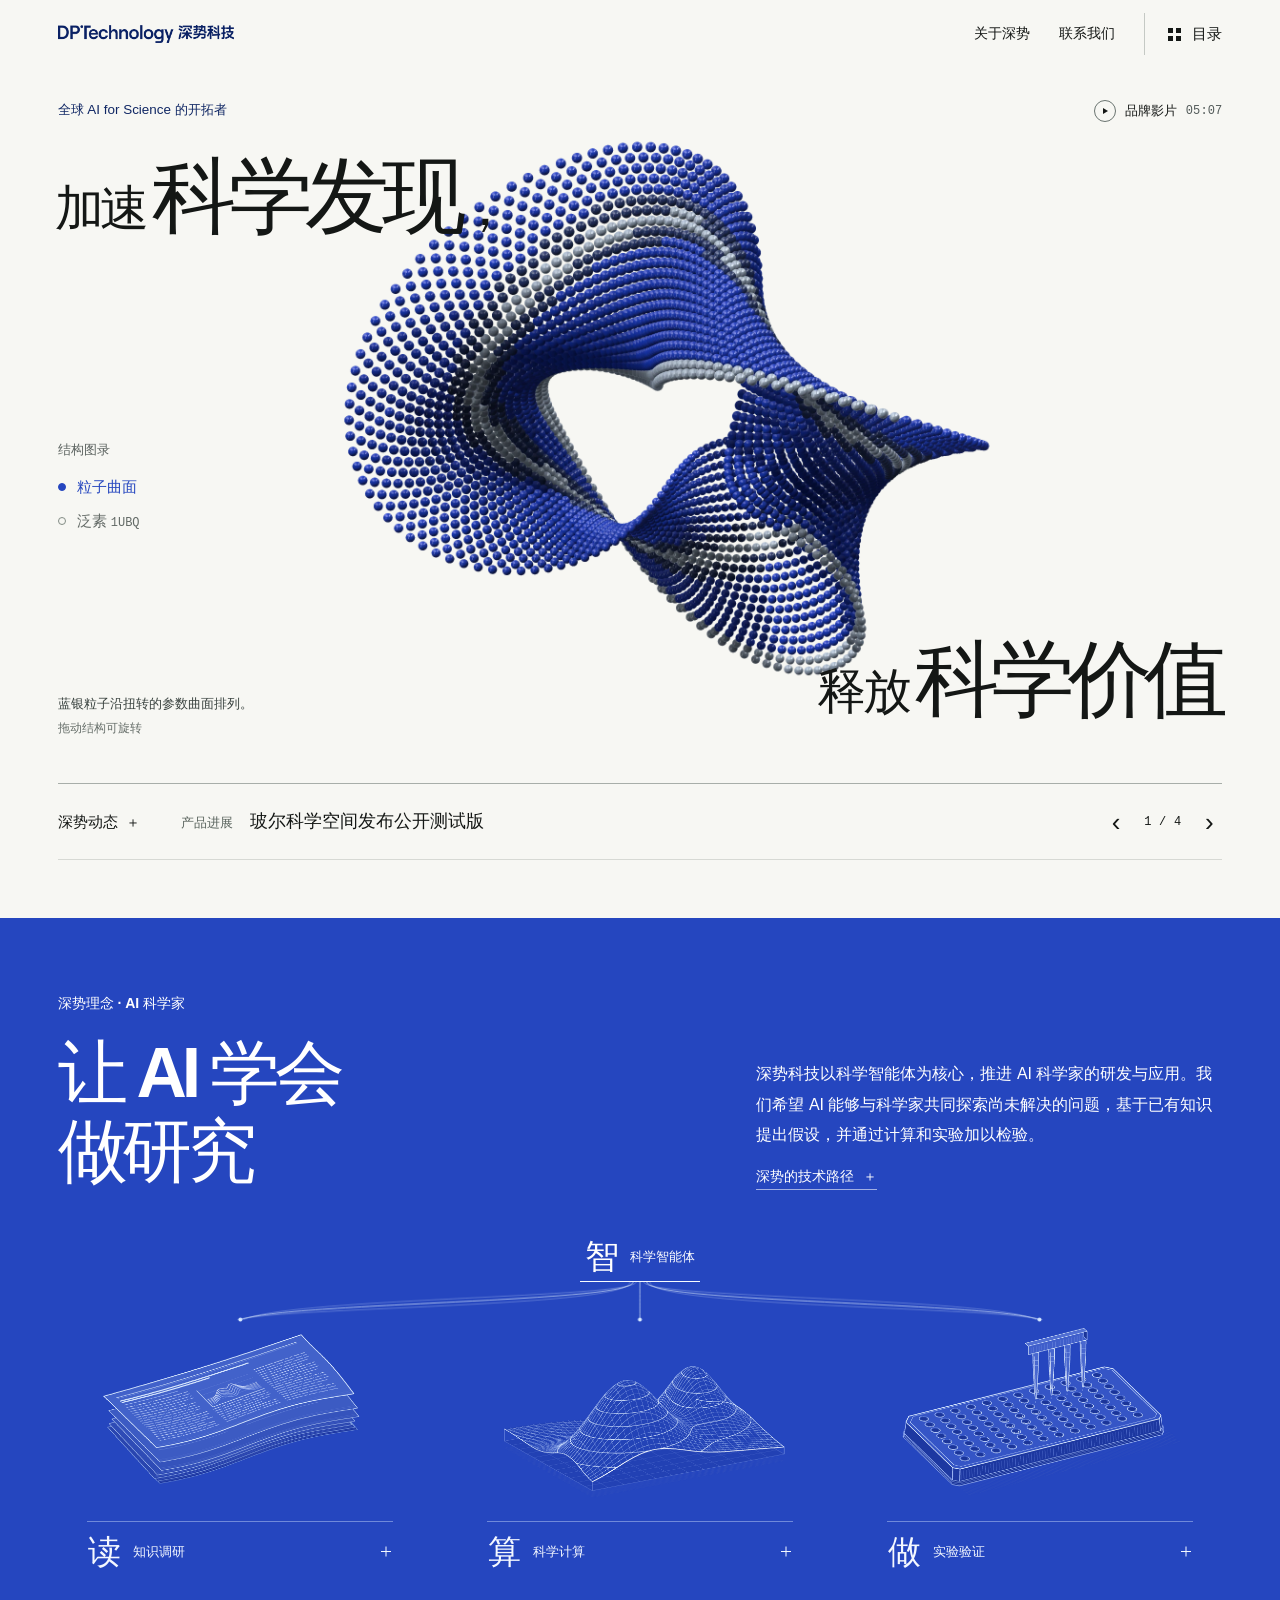
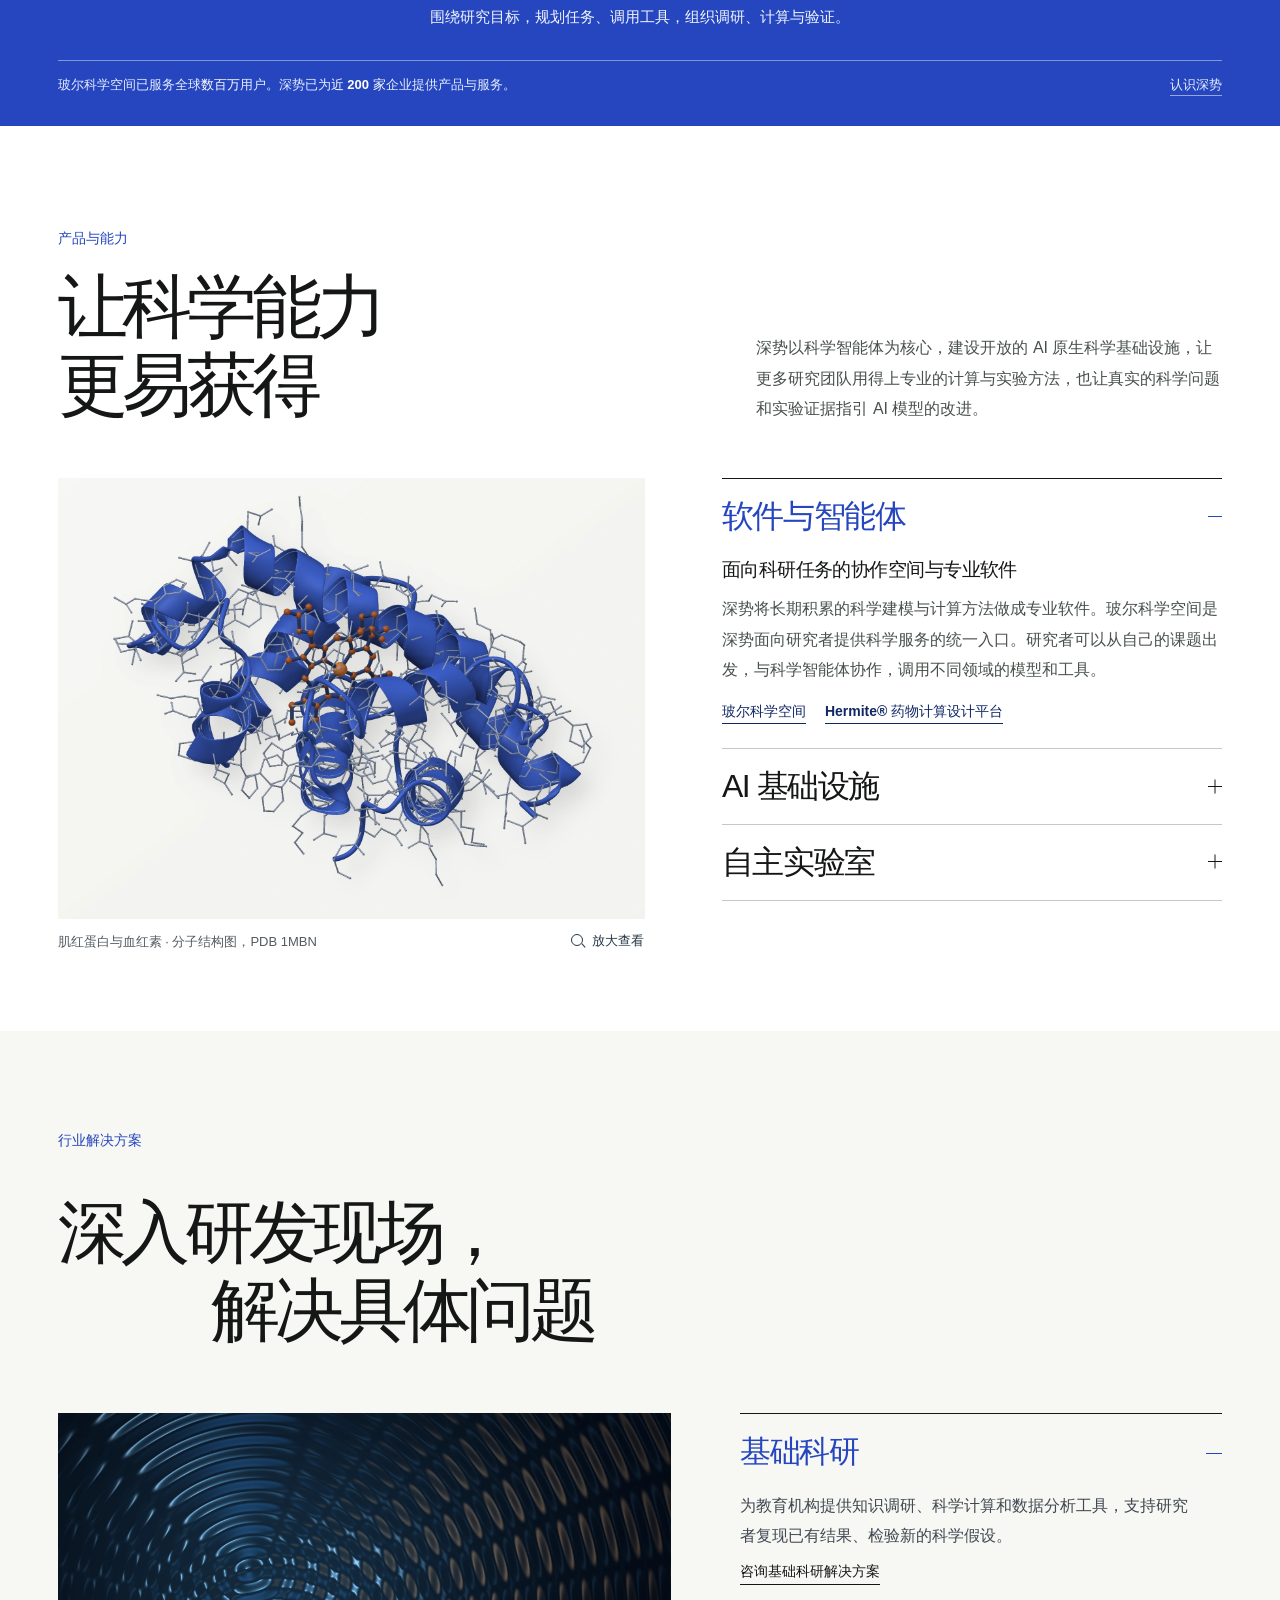
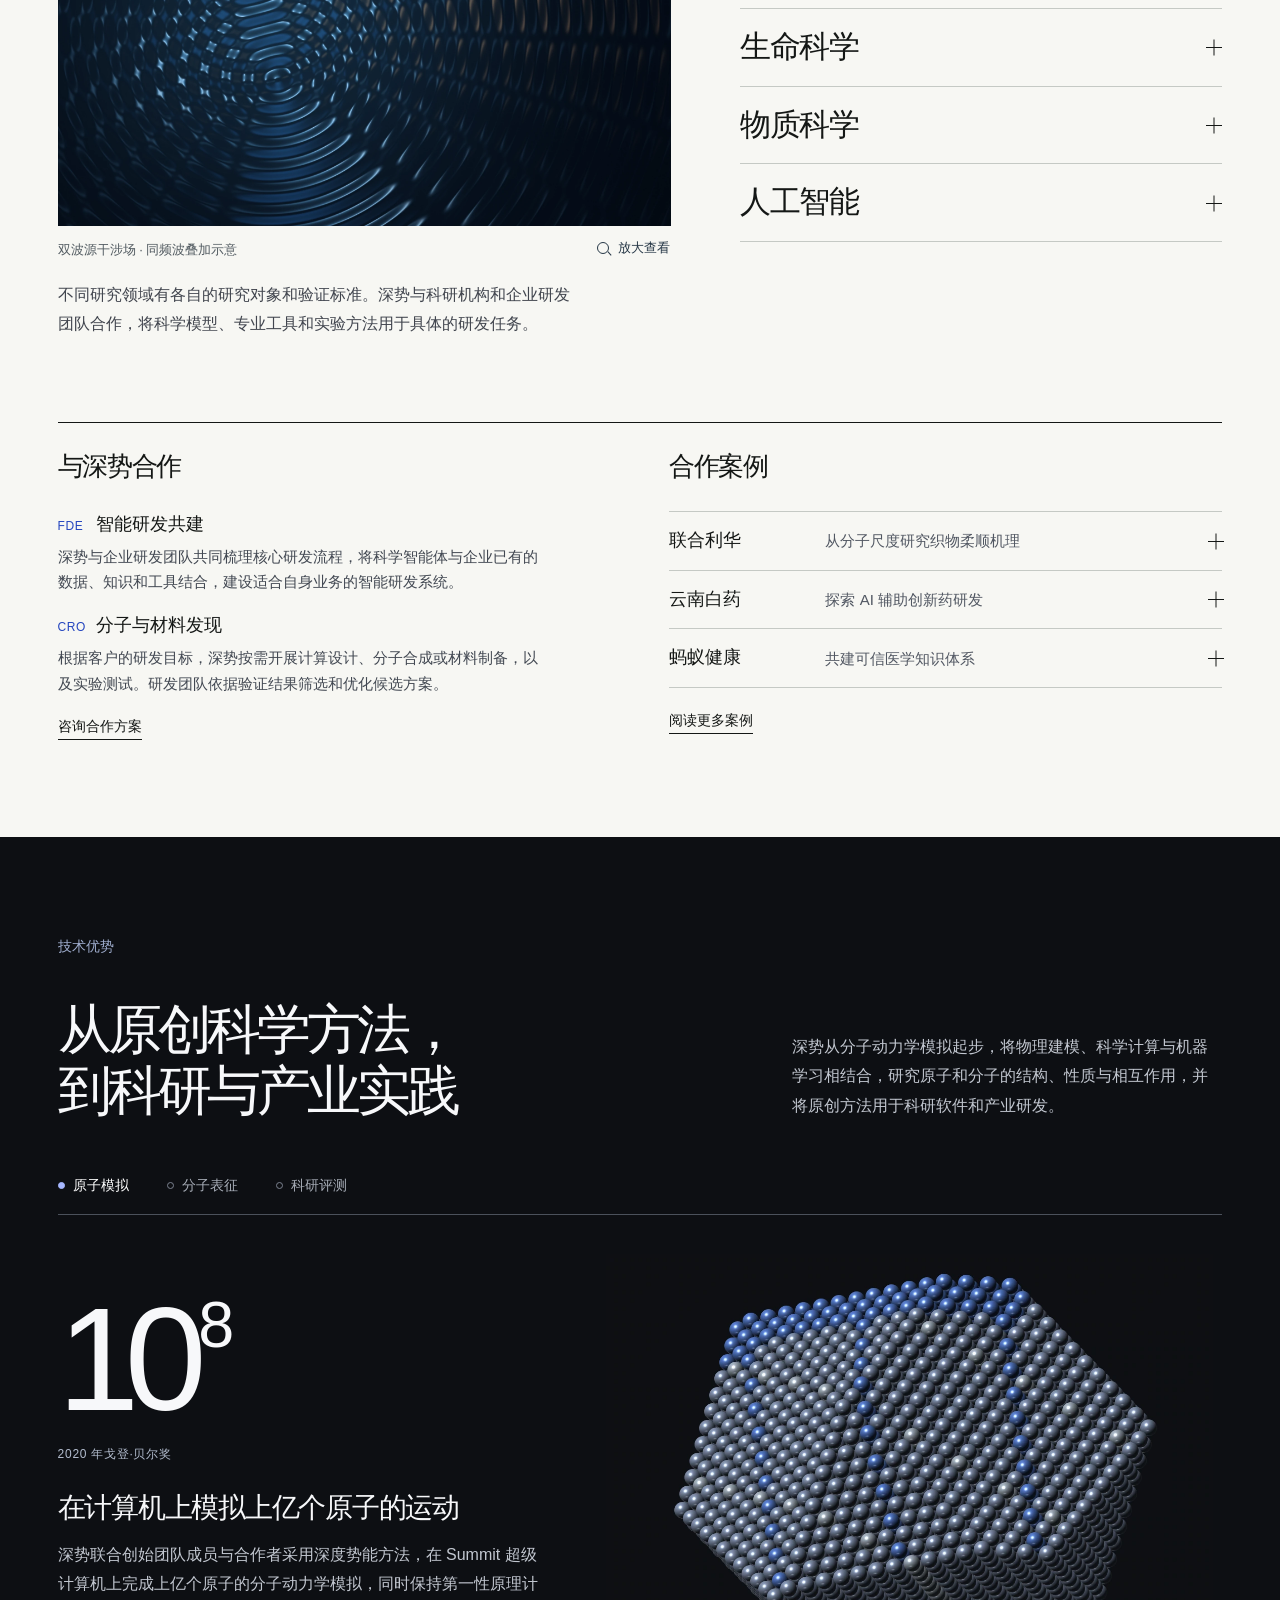
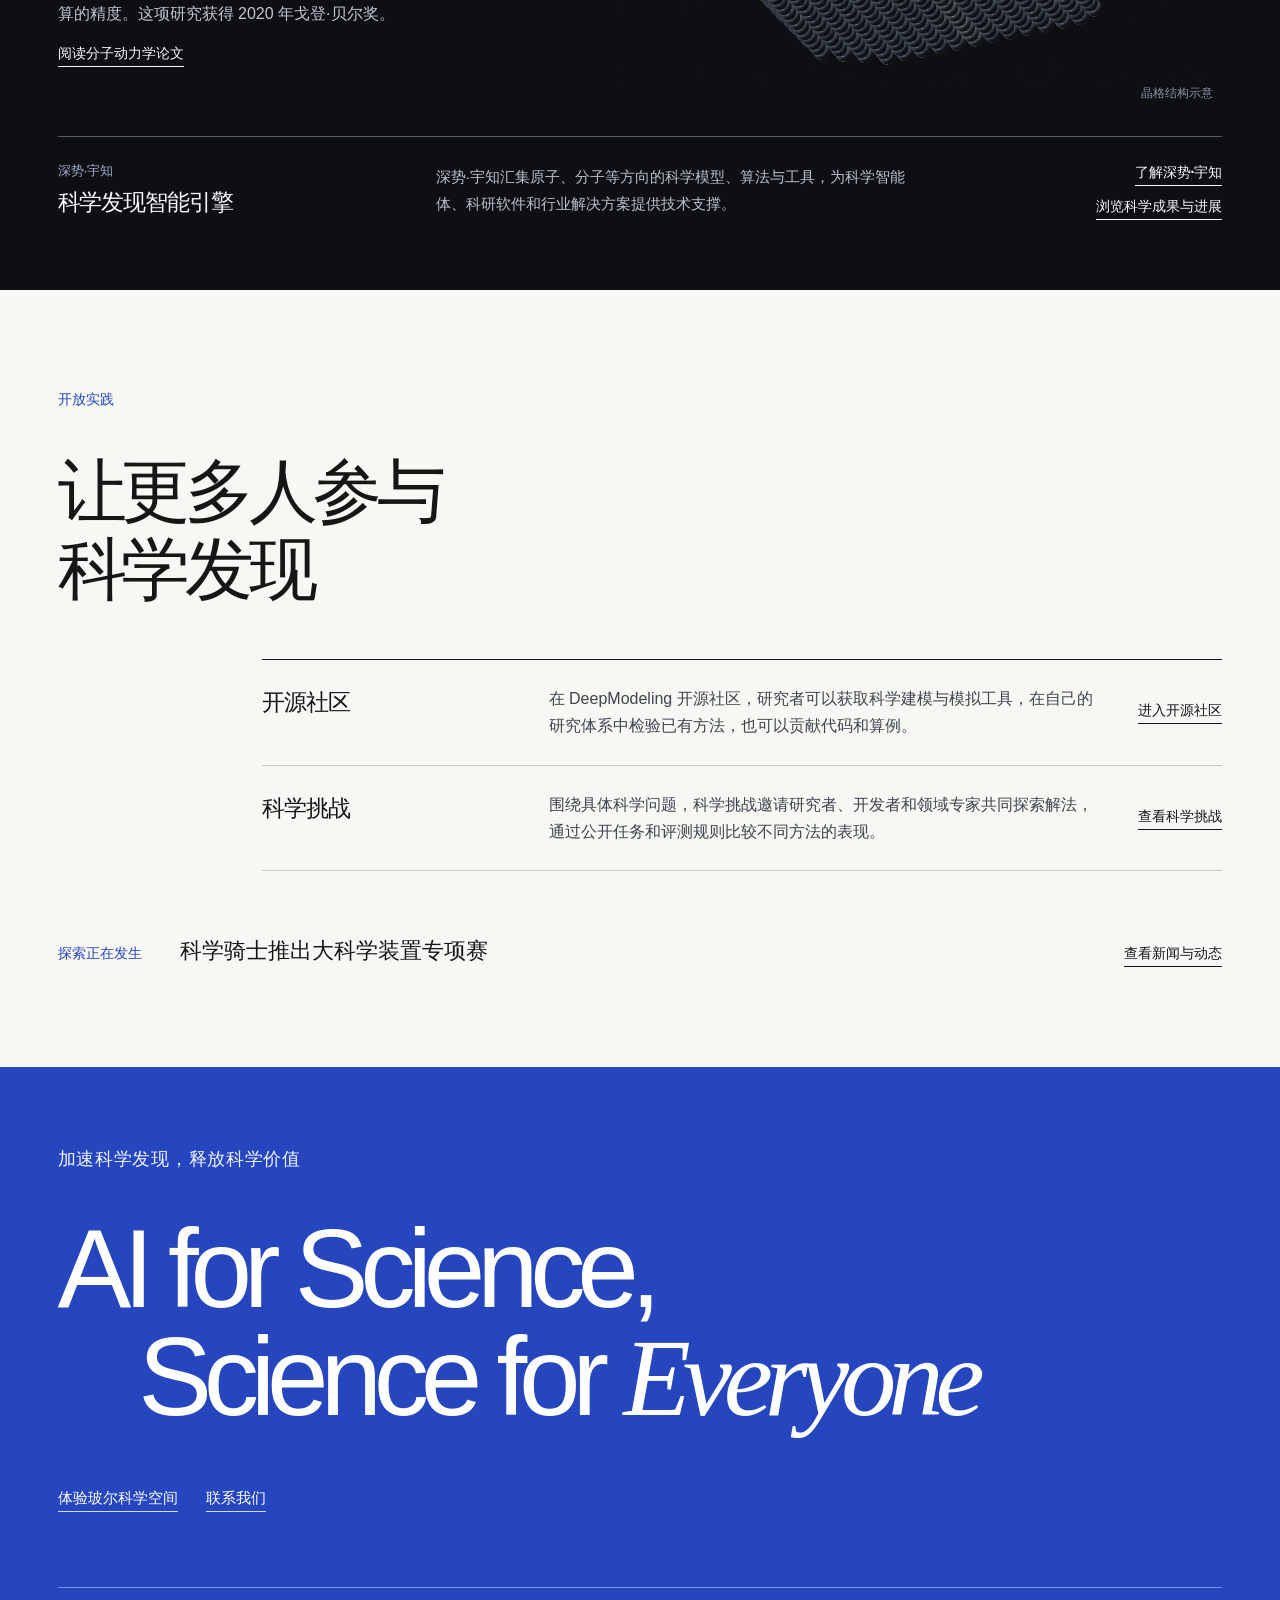
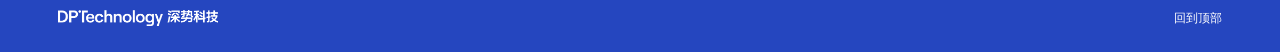
<file: index.html>
<!doctype html><html lang="zh-CN"><head>
<meta charset="utf-8"><meta name="viewport" content="width=device-width, initial-scale=1, viewport-fit=cover"><meta name="theme-color" content="#f7f7f3">
<title>深势科技｜加速科学发现，释放科学价值</title><meta name="description" content="深势科技以科学智能体为核心，推进 AI 科学家的研发与应用，建设面向科学发现的 AI 原生科学基础设施。">
<link rel="preload" href="assets/particle-surface.webp" as="image" fetchpriority="high">
<link rel="stylesheet" href="assets/css/folio.css"><link rel="stylesheet" href="assets/css/home.css">
<script defer src="assets/js/folio.js"></script><script defer src="assets/specimen.js"></script><script defer src="assets/js/exhibition.js"></script>

<script defer src="assets/js/method-plate.js"></script>

<script defer src="assets/js/field-plate.js"></script>

<script defer src="assets/js/plate-viewer.js"></script>
</head><body>
<a class="skip" href="#main">跳至主要内容</a>
<header class="masthead"><div class="mast-inner">
<a class="wordmark" href="#main" aria-label="深势科技首页"><img src="assets/logo.png" alt="DP Technology 深势科技" width="1231" height="121"></a>
<div class="mast-right"><a class="mast-about" href="about/index.html">关于深势</a><a href="about/index.html#contact">联系我们</a><button class="contents-toggle" id="contents-open" aria-haspopup="dialog"><span class="index-glyph" aria-hidden="true"></span>目录</button></div>
</div></header>
<main id="main">
<section class="cover" aria-labelledby="cover-title">
<div class="plate">
  <p class="positioning">全球 AI for Science 的开拓者</p>
  <h1 id="cover-title"><span class="cover-a"><small>加速</small>科学发现<span class="cover-comma">，</span></span><span class="cover-b"><small>释放</small>科学价值</span></h1>
  <div class="specimen-exhibit" role="group" aria-label="可旋转的结构图录">
    <div id="param-stage" tabindex="0" role="group" aria-label="粒子曲面，拖动或用左右方向键旋转"><img id="param-poster" src="assets/particle-surface.webp" width="1500" height="1500" fetchpriority="high" draggable="false" alt="钴蓝和钛银色粒子排列成的扭转曲面"><img id="param-turn" alt="" draggable="false" hidden></div>
    <div id="specimen-stage" hidden><img src="assets/specimen-poster.webp" width="1600" height="1200" alt="泛素的三维结构"><canvas id="specimen-canvas" tabindex="0" aria-label="泛素三维结构，可拖动或用方向键旋转"></canvas></div>
  </div>
  <aside class="plate-legend" aria-label="结构图录展品选择">
    <p class="legend-head">结构图录</p>
    <button type="button" data-object="param" aria-pressed="true">粒子曲面</button>
    <button type="button" data-object="protein" aria-pressed="false">泛素 <span>1UBQ</span></button>
  </aside>
  <div class="plate-notes"><p id="object-caption">蓝银粒子沿扭转的参数曲面排列。</p><p class="drag-note">拖动结构可旋转</p>
    <div class="specimen-modes" hidden><button data-specimen-mode="surface" aria-pressed="true">空间填充</button><button data-specimen-mode="trace" aria-pressed="false">Cα 骨架</button><a href="https://www.rcsb.org/structure/1UBQ" target="_blank" rel="noopener">结构来源</a></div>
  </div>
  <button class="film-link" type="button" id="film-open" aria-haspopup="dialog"><span class="play-icon" aria-hidden="true"></span><span>品牌影片</span><small>05:07</small></button>
</div>
</section>
<section id="updates" class="dispatch" aria-label="深势动态"><div class="dispatch-line">
<button type="button" class="dispatch-index" id="news-open" aria-haspopup="dialog">深势动态<span>＋</span></button>
<div class="dispatch-active" aria-live="polite"><span id="news-kind">产品进展</span><a id="news-link" href="https://www.jingjinji.cn/xwzx/ywbb/de5ec6da29b94e40ad25bf7affc78022.htm" target="_blank" rel="noopener">玻尔科学空间发布公开测试版</a></div>
<div class="dispatch-pager"><button type="button" id="news-prev" aria-label="上一条动态">‹</button><span id="news-count">1 / 4</span><button type="button" id="news-next" aria-label="下一条动态">›</button></div>
</div></section>
<section id="approach" class="method" aria-labelledby="method-title"><div class="wrap">
<div class="method-opening"><div><p class="category">深势理念 · AI 科学家</p><h2 id="method-title">让 AI 学会<br>做研究</h2></div>
<div class="method-essay"><p>深势科技以科学智能体为核心，推进 AI 科学家的研发与应用。我们希望 AI 能够与科学家共同探索尚未解决的问题，基于已有知识提出假设，并通过计算和实验加以检验。</p>
<details class="method-detail"><summary>深势的技术路径</summary><p>“读、算、做、智”是深势研发 AI 科学家的技术路径。研究者提出问题、设定目标，科学智能体据此规划任务、调用专业工具，组织文献调研、科学计算与实验验证。研究者审视关键证据，判断结果的科学意义，调整下一步研究方案。</p></details></div></div>
<div class="research-plate" role="group" aria-label="科学智能体组织读、算、做" data-selected="intel">
  <div class="research-director">
    <button type="button" data-method="intel" aria-pressed="true" aria-controls="method-caption"><b>智</b><span>科学智能体</span></button>
  </div>
  <canvas class="research-connections" width="1300" height="58" aria-hidden="true"></canvas>
  <div class="research-figures">
    <button type="button" class="research-figure" data-method="read" aria-pressed="false" aria-controls="method-caption">
      <img src="assets/method-library.webp" width="1440" height="780" alt="" loading="lazy">
      <span class="research-label"><b>读</b><span>知识调研</span><i aria-hidden="true"></i></span>
    </button>
    <button type="button" class="research-figure" data-method="compute" aria-pressed="false" aria-controls="method-caption">
      <img src="assets/method-field.webp" width="1440" height="780" alt="" loading="lazy">
      <span class="research-label"><b>算</b><span>科学计算</span><i aria-hidden="true"></i></span>
    </button>
    <button type="button" class="research-figure" data-method="lab" aria-pressed="false" aria-controls="method-caption">
      <img src="assets/method-wells.webp" width="1440" height="780" alt="" loading="lazy">
      <span class="research-label"><b>做</b><span>实验验证</span><i aria-hidden="true"></i></span>
    </button>
  </div>
  <p class="method-result" id="method-caption" aria-live="polite">围绕研究目标，规划任务、调用工具，组织调研、计算与验证。</p>
</div>
<div class="method-foot"><p>玻尔科学空间已服务全球<strong>数百万</strong>用户。深势已为<strong>近 200 家</strong>企业提供产品与服务。</p><a href="about/index.html">认识深势</a></div>
</div></section>
<section id="capabilities" class="works" aria-labelledby="work-title"><div class="wrap">
<div class="works-intro"><div><p class="category">产品与能力</p><h2 id="work-title">让科学能力<br>更易获得</h2></div><p>深势以科学智能体为核心，建设开放的 AI 原生科学基础设施，让更多研究团队用得上专业的计算与实验方法，也让真实的科学问题和实验证据指引 AI 模型的改进。</p></div>
<div class="work-spread"><div class="work-image"><figure class="product-plate" data-detail-plate><img id="work-photo" data-source="https://www.rcsb.org/structure/1MBN" src="assets/v3-product-software.webp" width="1800" height="1350" alt="肌红蛋白的螺旋结构与内部的血红素" loading="lazy"><figcaption><span id="work-legend">肌红蛋白与血红素 · 分子结构图，PDB 1MBN</span></figcaption></figure></div>
<div class="work-entries">
<details class="work-entry" id="work-software" data-plate-source="https://www.rcsb.org/structure/1MBN" data-plate-src="assets/v3-product-software.webp" data-plate-alt="肌红蛋白的螺旋结构与内部的血红素" data-plate-caption="肌红蛋白与血红素 · 分子结构图，PDB 1MBN" open><summary><span>软件与智能体</span><i aria-hidden="true"></i></summary><div><h3>面向科研任务的协作空间与专业软件</h3><p>深势将长期积累的科学建模与计算方法做成专业软件。玻尔科学空间是深势面向研究者提供科学服务的统一入口。研究者可以从自己的课题出发，与科学智能体协作，调用不同领域的模型和工具。</p><nav aria-label="软件与智能体"><a href="https://www.bohrium.com/intro" target="_blank" rel="noopener">玻尔科学空间</a><a href="https://www.dp.tech/product/hermite" target="_blank" rel="noopener">Hermite® 药物计算设计平台</a></nav></div></details>
<details class="work-entry" id="work-infra" data-plate-src="assets/v3-product-infra.webp" data-plate-alt="三维计算网格的空间分区与分离的计算子块" data-plate-caption="并行计算示意 · 计算网格的分区"><summary><span>AI 基础设施</span><i aria-hidden="true"></i></summary><div><h3>用真实的科研任务训练和检验模型</h3><p>深势为科学模型和智能体建设科学原生的训推一体基础设施，将科学数据、专业工具和可验证的科研任务引入模型的开发与评测。一个模型能否复现一项计算，在什么条件下能作出可靠预测，开发团队可以依据科学证据判断，也由此知道下一步该改进什么。</p><nav aria-label="AI 基础设施"><a href="https://trisol.dp.tech/" target="_blank" rel="noopener">Trisol 训推与模型调度平台</a><button type="button" id="data-open" aria-haspopup="dialog">科学数据</button></nav></div></details>
<details class="work-entry" id="work-lab" data-plate-src="assets/v3-product-lab.webp" data-plate-alt="自主实验室后处理工站的设备设计图" data-plate-caption="有机化学自主实验室 · 后处理工站设计图"><summary><span>自主实验室</span><i aria-hidden="true"></i></summary><div><h3>用新的实验证据检验计算预测</h3><p>已有数据回答不了的问题，需要新的实验。深势正在建设可编程的自主实验室，让研究团队能把实验方案转化为仪器可重复执行的流程，记录每次测量的条件和结果。预测与实测之间的差异，既能帮助科学家修正假设、决定下一轮做什么实验，也为改进模型提供了依据。</p><nav aria-label="自主实验室"><a href="https://www.dp.tech/leap-lab" target="_blank" rel="noopener">了解玻尔·跃迁自主实验室</a></nav></div></details>
</div></div></div></section>
<section class="dpv2-block dpv2-solutions" id="solutions" aria-labelledby="dpv2-industry-heading">
 <div class="wrap">
  <span class="dpv2-rubric">行业解决方案</span>
  <h2 class="dpv2-industry-heading" id="dpv2-industry-heading">深入研发现场，<br><span>解决具体问题</span></h2>
  <div class="dpv2-atlas"><div class="dpv2-atlas-image">
    <figure class="field-plate" data-detail-plate>
 <img src="assets/v3-field-basic.webp" alt="两个点波源发出的圆形波相互叠加，形成交替明暗的干涉条纹。" width="2200" height="1480" loading="lazy" decoding="async">
 <figcaption><span>双波源干涉场 · 同频波叠加示意</span></figcaption>
</figure>
    <p>不同研究领域有各自的研究对象和验证标准。深势与科研机构和企业研发团队合作，将科学模型、专业工具和实验方法用于具体的研发任务。</p>
  </div><div class="dpv2-fields"><details class="dpv2-field" name="research-fields" id="ls-basic" open><summary><span>基础科研</span><i class="dpv2-mark" aria-hidden="true"></i></summary><div><p>为教育机构提供知识调研、科学计算和数据分析工具，支持研究者复现已有结果、检验新的科学假设。</p><a class="dpv2-link" href="about/index.html#contact">咨询基础科研解决方案</a></div></details><details class="dpv2-field" name="research-fields" id="ls-life"><summary><span>生命科学</span><i class="dpv2-mark" aria-hidden="true"></i></summary><div><p>面向药物研发、生物技术与合成生物学，结合结构建模和实验验证，支持靶点研究、分子设计与候选筛选。</p><a class="dpv2-link" href="about/index.html#contact">咨询生命科学解决方案</a></div></details><details class="dpv2-field" name="research-fields" id="ls-matter"><summary><span>物质科学</span><i class="dpv2-mark" aria-hidden="true"></i></summary><div><p>用多尺度模拟研究材料结构与性能的关系，结合计算设计和实验测试，开展电池材料、化学品和日化配方研发。</p><a class="dpv2-link" href="about/index.html#contact">咨询物质科学解决方案</a></div></details><details class="dpv2-field" name="research-fields" id="ls-model"><summary><span>人工智能</span><i class="dpv2-mark" aria-hidden="true"></i></summary><div><p>为模型研发团队提供科学数据、运行环境和科研任务评测。通过核验模型提交的计算结果，定位能力短板，检验不同版本的改进效果。</p><a class="dpv2-link" href="about/index.html#contact">咨询人工智能解决方案</a></div></details></div></div>
  <div class="dpv2-partners"><div class="dpv2-work"><h3>与深势合作</h3><div class="dpv2-method"><h4><small>FDE</small>智能研发共建</h4><p>深势与企业研发团队共同梳理核心研发流程，将科学智能体与企业已有的数据、知识和工具结合，建设适合自身业务的智能研发系统。</p></div><div class="dpv2-method"><h4><small>CRO</small>分子与材料发现</h4><p>根据客户的研发目标，深势按需开展计算设计、分子合成或材料制备，以及实验测试。研发团队依据验证结果筛选和优化候选方案。</p></div><a class="dpv2-link" href="about/index.html#contact">咨询合作方案</a></div>
  <div class="dpv2-clients"><h3>合作案例</h3><details class="dpv2-case" name="research-cases" id="ls-case-unilever"><summary><span>联合利华</span><small>从分子尺度研究织物柔顺机理</small><i class="dpv2-mark" aria-hidden="true"></i></summary><div><p>同一种柔顺剂在不同织物上为何表现不同？联合利华与深势科技通过分子模拟，研究柔顺剂在纤维表面的吸附及其对摩擦的影响，为解释织物手感差异提供微观依据。</p><a class="dpv2-link" href="https://mp.weixin.qq.com/s/9ZOodPaPZL9Yyuil1AiQMA" target="_blank" rel="noopener">阅读联合利华案例</a></div></details><details class="dpv2-case" name="research-cases" id="ls-case-baiyao"><summary><span>云南白药</span><small>探索 AI 辅助创新药研发</small><i class="dpv2-mark" aria-hidden="true"></i></summary><div><p>云南白药已使用深势科技的 Hermite® 药物计算设计平台。双方围绕小分子创新药、生物药与核素药物等方向探索合作，研究计算方法在候选分子发现中的应用。</p><a class="dpv2-link" href="https://www.xinhuanet.com/tech/20240418/7d410e91646444bd90d54ea0ca7eb973/c.html" target="_blank" rel="noopener">了解云南白药合作</a></div></details><details class="dpv2-case" name="research-cases" id="ls-case-ant"><summary><span>蚂蚁健康</span><small>共建可信医学知识体系</small><i class="dpv2-mark" aria-hidden="true"></i></summary><div><p>深势科技为蚂蚁健康提供经过结构化处理、可追溯的医学数据。双方首期合作成果已应用于蚂蚁阿福医生版，支持医生检索医学知识、查阅科研依据。</p><a class="dpv2-link" href="https://mp.weixin.qq.com/s/CK06J36DUU3iKrV1yhv1_A" target="_blank" rel="noopener">阅读蚂蚁健康案例</a></div></details><button class="dpv2-link" type="button" id="cases-open" aria-haspopup="dialog">阅读更多案例</button></div></div>
 </div>
</section>
<section class="dpv2-block dpv2-research" id="research" aria-labelledby="dpv2-research-heading">
 <div class="wrap">
  <span class="dpv2-rubric">技术优势</span>
  <div class="dpv2-research-head"><h2 id="dpv2-research-heading">从原创科学方法，<br>到科研与产业实践</h2><p>深势从分子动力学模拟起步，将物理建模、科学计算与机器学习相结合，研究原子和分子的结构、性质与相互作用，并将原创方法用于科研软件和产业研发。</p></div>
  <div class="dpv2-exhibits">
   <nav class="dpv2-record-picker" aria-label="研究成果索引"><a href="#record-atom">原子模拟</a><a href="#record-molecule">分子表征</a><a href="#record-tasks">科研评测</a></nav>
   <article class="dpv2-record" id="record-atom"><div class="dpv2-record-copy"><div class="dpv2-measure" aria-hidden="true">10<sup>8</sup></div><p class="dpv2-record-meta">2020 年戈登·贝尔奖</p><h3>在计算机上模拟上亿个原子的运动</h3><p>深势联合创始团队成员与合作者采用深度势能方法，在 Summit 超级计算机上完成上亿个原子的分子动力学模拟，同时保持第一性原理计算的精度。这项研究获得 2020 年戈登·贝尔奖。</p><a class="dpv2-link" href="https://arxiv.org/abs/2005.00223" target="_blank" rel="noopener">阅读分子动力学论文</a></div><figure><img src="assets/plate-crystal.webp" alt="" loading="lazy" width="1200" height="850"><figcaption>晶格结构示意</figcaption></figure></article><article class="dpv2-record" id="record-molecule"><div class="dpv2-record-copy"><div class="dpv2-measure" aria-hidden="true">3<i>D</i></div><p class="dpv2-record-meta">三维分子表征</p><h3>Uni-Mol｜预测小分子与蛋白质的结合姿态</h3><p>Uni-Mol 从小分子与蛋白质结合口袋的三维结构中学习，预测两者结合时的空间姿态。研究团队用已知复合物结构检验预测结果，并开放了模型与代码。</p><a class="dpv2-link" href="https://github.com/deepmodeling/Uni-Mol" target="_blank" rel="noopener">查看 Uni-Mol 研究与代码</a></div><figure><img src="assets/plate-molecule.webp" alt="" loading="lazy" width="1200" height="850"><figcaption>分子空间结构示意</figcaption></figure></article><article class="dpv2-record" id="record-tasks"><div class="dpv2-record-copy"><div class="dpv2-measure" aria-hidden="true">100</div><p class="dpv2-record-meta">八组模型与执行框架</p><h3>用 100 道科研任务检验模型的表现</h3><p>在针对 Kimi K3.1 Pro 等模型的科研实测中，深势以 100 道科研任务，在统一时限下比较八组模型与执行框架的表现。研究团队逐题核验提交的数据与计算结果，识别任务完成情况，定位出错的环节。</p><a class="dpv2-link" href="https://bydrug.pharmcube.com/news/detail/023484024623af3dc69c7994bcb121da" target="_blank" rel="noopener">查看科研评测实例</a></div><figure><div class="dpv2-task-grid" aria-hidden="true"><i></i><i></i><i></i><i></i><i></i><i></i><i></i><i></i><i></i><i></i><i></i><i></i><i></i><i></i><i></i><i></i><i></i><i></i><i></i><i></i><i></i><i></i><i></i><i></i><i></i><i></i><i></i><i></i><i></i><i></i><i></i><i></i><i></i><i></i><i></i><i></i><i></i><i></i><i></i><i></i><i></i><i></i><i></i><i></i><i></i><i></i><i></i><i></i><i></i><i></i><i></i><i></i><i></i><i></i><i></i><i></i><i></i><i></i><i></i><i></i><i></i><i></i><i></i><i></i><i></i><i></i><i></i><i></i><i></i><i></i><i></i><i></i><i></i><i></i><i></i><i></i><i></i><i></i><i></i><i></i><i></i><i></i><i></i><i></i><i></i><i></i><i></i><i></i><i></i><i></i><i></i><i></i><i></i><i></i><i></i><i></i><i></i><i></i><i></i><i></i></div><figcaption>本次评测的 100 道科研任务</figcaption></figure></article>
  </div>
  <div class="dpv2-engine"><div><small>深势·宇知</small><h3>科学发现智能引擎</h3></div><p>深势·宇知汇集原子、分子等方向的科学模型、算法与工具，为科学智能体、科研软件和行业解决方案提供技术支撑。</p><div class="dpv2-engine-links"><a class="dpv2-link" href="https://www.dp.tech/knowledge" target="_blank" rel="noopener">了解深势·宇知</a><a class="dpv2-link" href="https://www.dp.tech/paper" target="_blank" rel="noopener">浏览科学成果与进展</a></div></div>
 </div>
</section>
<section class="dpv2-block dpv2-open" id="open-practice" aria-labelledby="dpv2-open-heading"><div class="wrap">
 <span class="dpv2-rubric">开放实践</span><h2 id="dpv2-open-heading">让更多人参与<br>科学发现</h2>
 <div class="dpv2-communities"><article><h3>开源社区</h3><p>在 DeepModeling 开源社区，研究者可以获取科学建模与模拟工具，在自己的研究体系中检验已有方法，也可以贡献代码和算例。</p><a class="dpv2-link" href="https://deepmodeling.com/" target="_blank" rel="noopener">进入开源社区</a></article><article><h3>科学挑战</h3><p>围绕具体科学问题，科学挑战邀请研究者、开发者和领域专家共同探索解法，通过公开任务和评测规则比较不同方法的表现。</p><a class="dpv2-link" href="https://play.bohrium.com/pkscience" target="_blank" rel="noopener">查看科学挑战</a></article></div>
 <div class="dpv2-news"><strong>探索正在发生</strong><a class="dpv2-link" href="https://hsc.beijing.gov.cn/hsc/ywdt8/zxdt72/744156513/index.shtml" target="_blank" rel="noopener">科学骑士推出大科学装置专项赛</a><a class="dpv2-link" href="https://www.dp.tech/publish" target="_blank" rel="noopener">查看新闻与动态</a></div>
</div></section>
<footer class="dpv2-footer" id="contact" aria-labelledby="dpv2-footer-title">
 <div class="wrap"><p>加速科学发现，释放科学价值</p><h2 lang="en" id="dpv2-footer-title"><span>AI for Science,</span><span>Science for <em>Everyone</em></span></h2>
 <div class="dpv2-end-actions"><a href="https://www.bohrium.com/intro" target="_blank" rel="noopener">体验玻尔科学空间</a><a href="about/index.html#contact">联系我们</a></div>
 <div class="dpv2-footer-base"><a href="#main" aria-label="深势科技首页"><img loading="lazy" src="assets/logo-white.png" width="170" alt="DP Technology 深势科技"></a><a href="#main">回到顶部</a></div></div>
</footer>
</main><dialog id="contents-dialog" aria-labelledby="contents-title"><div class="dialog-top"><h2 id="contents-title">目录</h2><button type="button" class="close-modal">关闭</button></div><nav class="contents-list"><a href="#main">首页</a><a href="#approach">深势理念</a><a href="#capabilities">产品与能力</a><a href="#solutions">行业解决方案</a><a href="#research">科研进展</a><a href="#open-practice">开放实践</a><a href="about/index.html">关于深势</a><a href="about/index.html#join">加入我们</a><a href="#contact">联系与体验</a></nav></dialog><dialog id="news-dialog" aria-labelledby="news-title"><div class="dialog-top"><h2 id="news-title">深势动态</h2><button type="button" class="close-modal">关闭</button></div><div class="bulletins">
    <a href="https://www.jingjinji.cn/xwzx/ywbb/de5ec6da29b94e40ad25bf7affc78022.htm" target="_blank" rel="noopener"><span class="news-type">产品进展</span><strong>玻尔科学空间发布公开测试版</strong></a>
    <a href="https://news.sjtu.edu.cn/jdzh/20260916/225934.html" target="_blank" rel="noopener"><span class="news-type">科学进展</span><strong>UniCure 模型预测肿瘤样本的药物反应</strong></a>
    <a href="https://bydrug.pharmcube.com/news/detail/33ebe1f391c2008d9b58b7459dfa6d0c" target="_blank" rel="noopener"><span class="news-type">产业实践</span><strong>深势与蚂蚁健康共建可信医学知识体系</strong></a>
    <a href="https://jxj.beijing.gov.cn/jxdt/tzgg/202609/t20260924_4879912.html" target="_blank" rel="noopener"><span class="news-type">公司动态</span><strong>深势入选北京市引领级企业技术中心</strong></a>
  </div>
</dialog><dialog id="film-dialog" aria-labelledby="film-title"><div class="dialog-top"><h2 id="film-title">深势科技品牌影片</h2><button class="close-modal" type="button" aria-label="关闭影片">关闭</button></div><video id="brandfilm" controls playsinline preload="none" poster="assets/film-cover.webp"><source src="assets/brand-film.mp4" type="video/mp4">请使用支持 MP4 的浏览器观看影片。</video></dialog>
<dialog id="data-dialog" aria-labelledby="data-title"><div class="dialog-top"><h2 id="data-title">科学数据</h2><button class="close-modal" type="button" aria-label="关闭科学数据详情">关闭</button></div><div class="data-detail"><p>面向科学模型的训练和评测，深势提供科学数据集及数据加工服务，支持对文献、图表和实验数据进行结构化处理。</p><div class="product-links"><a href="https://wenyon.bohrium.com/" target="_blank" rel="noopener">查看文渊文档</a><a href="about/index.html#contact">联系深势</a></div></div></dialog>
<dialog id="cases-dialog" aria-labelledby="cases-title"><div class="dialog-top"><h2 id="cases-title">更多研发实践</h2><button class="close-modal" type="button">关闭</button></div><div class="case-index"><a href="https://www.kimi.com/customers/dp-technology" target="_blank" rel="noopener"><small>生命科学</small><strong>BioMaster 接入 Kimi 模型，支持生物医学科研</strong></a><a href="https://kw.beijing.gov.cn/ztzl/rdzt/kjrmt/202607/t20260714_4761167.html" target="_blank" rel="noopener"><small>物质科学</small><strong>吉利汽车与深势探索动力电池研发</strong></a></div></dialog>
<dialog id="plate-dialog" aria-labelledby="plate-dialog-title">
  <header><h2 id="plate-dialog-title">图版</h2><div class="plate-viewer-actions"><a class="plate-source" target="_blank" rel="noopener" hidden>结构来源</a><button type="button" data-actual-size aria-pressed="false">原图尺寸</button><button class="close-modal" type="button" autofocus>关闭</button></div></header>
  <div class="plate-viewer-viewport" tabindex="0" role="region" aria-label="图版细节"><img alt=""></div>
</dialog>
</body></html>
</file>
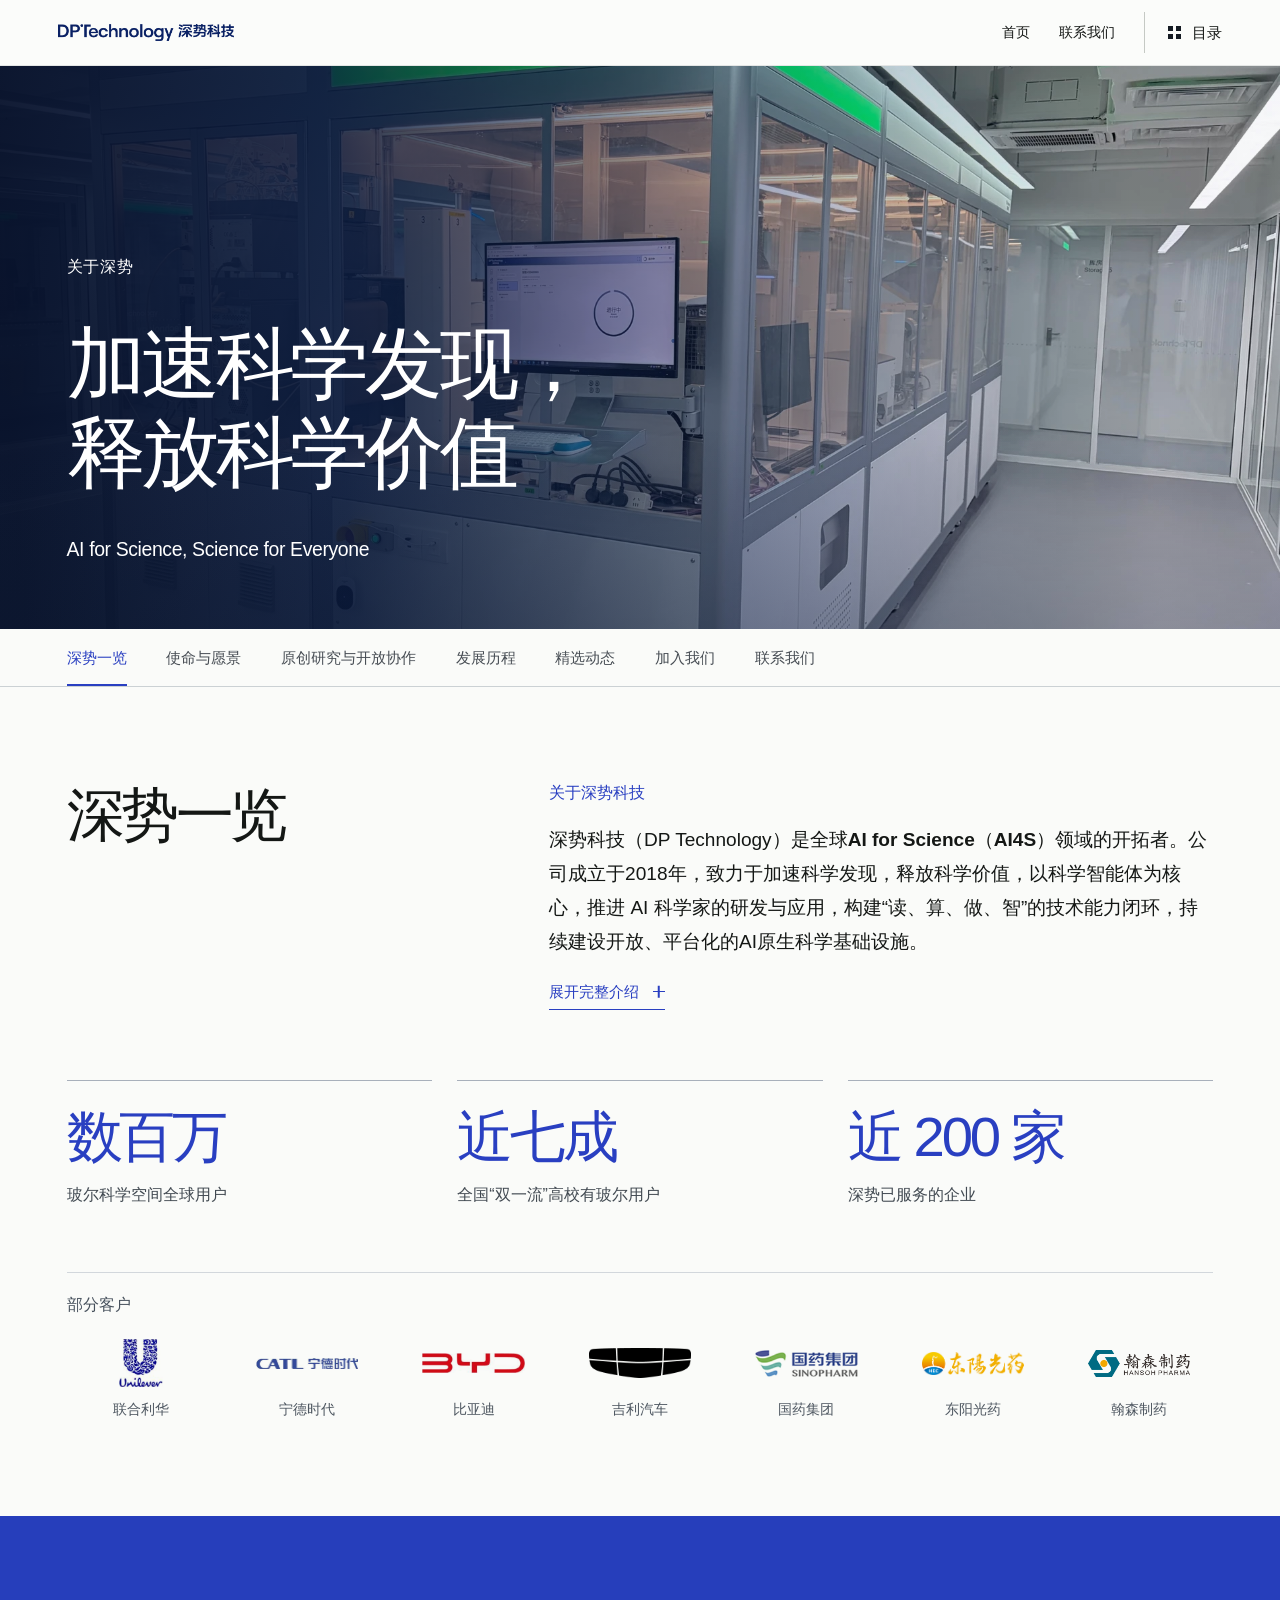
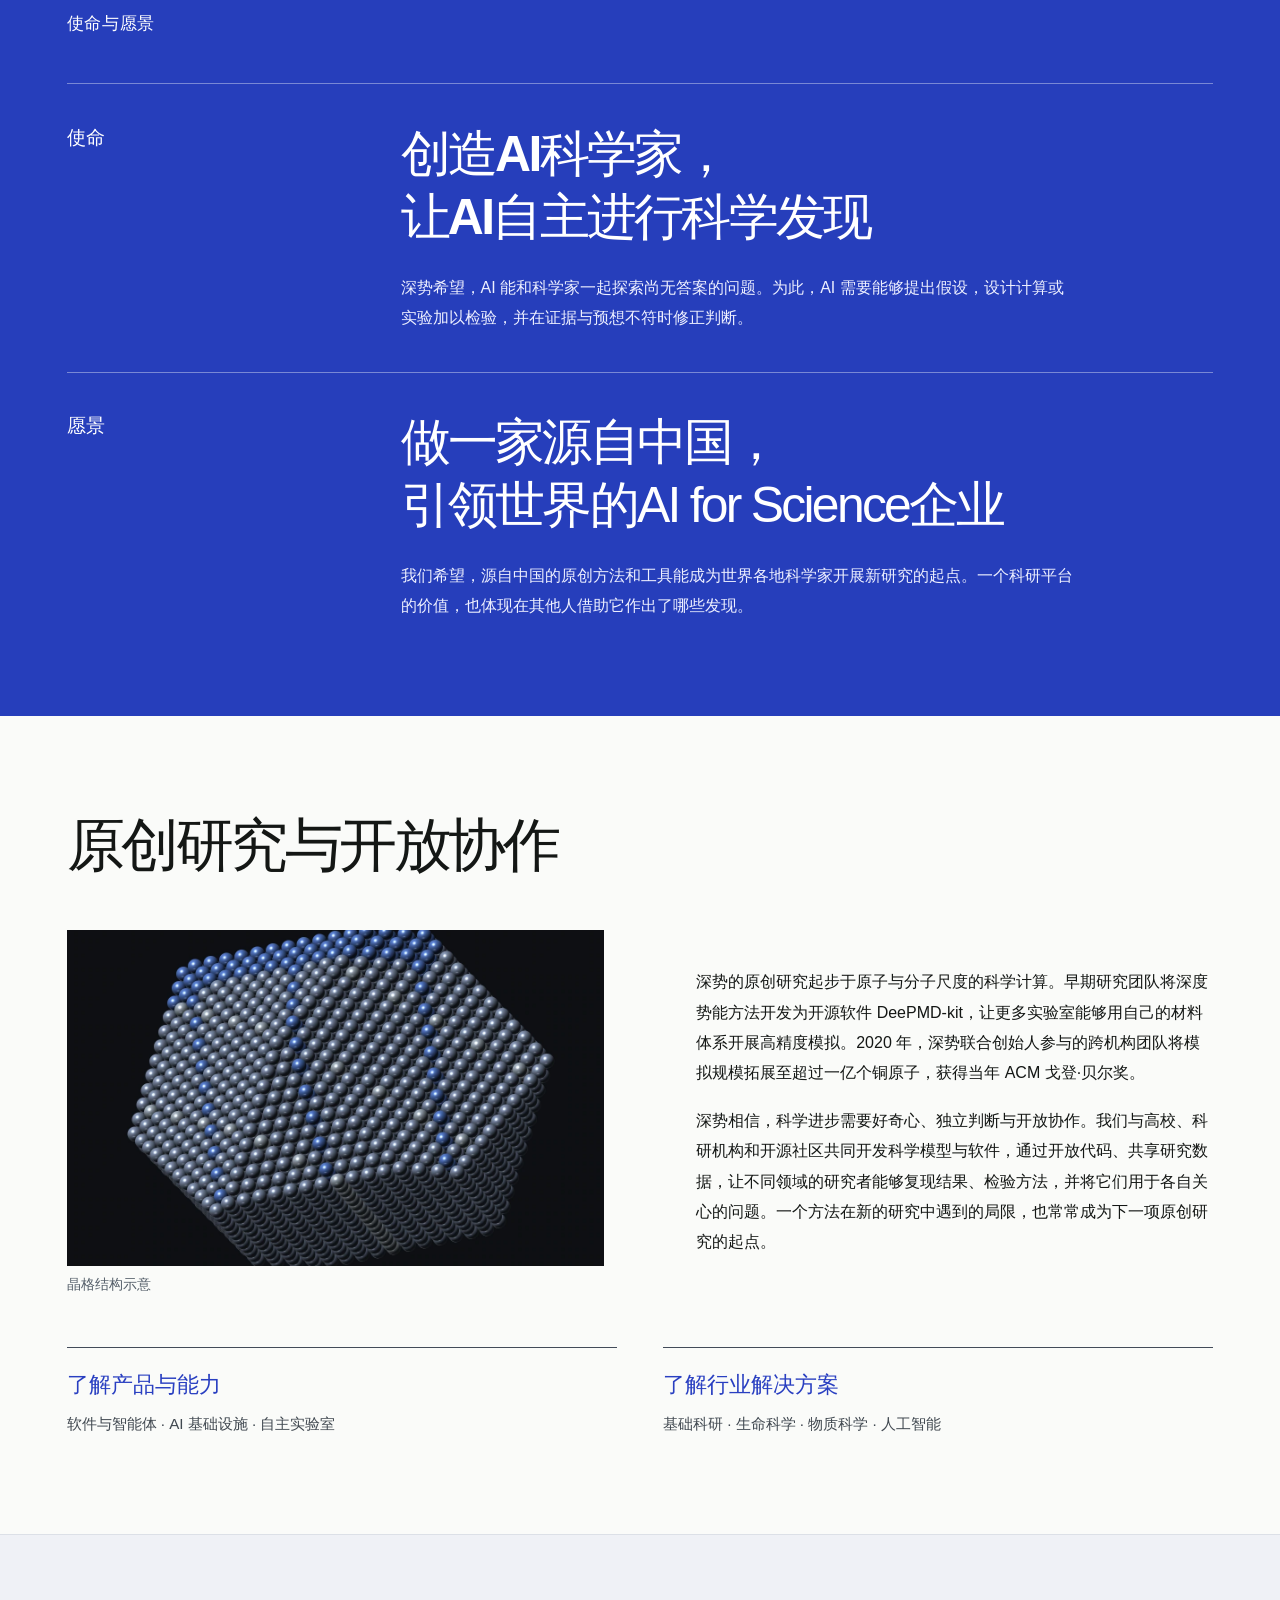
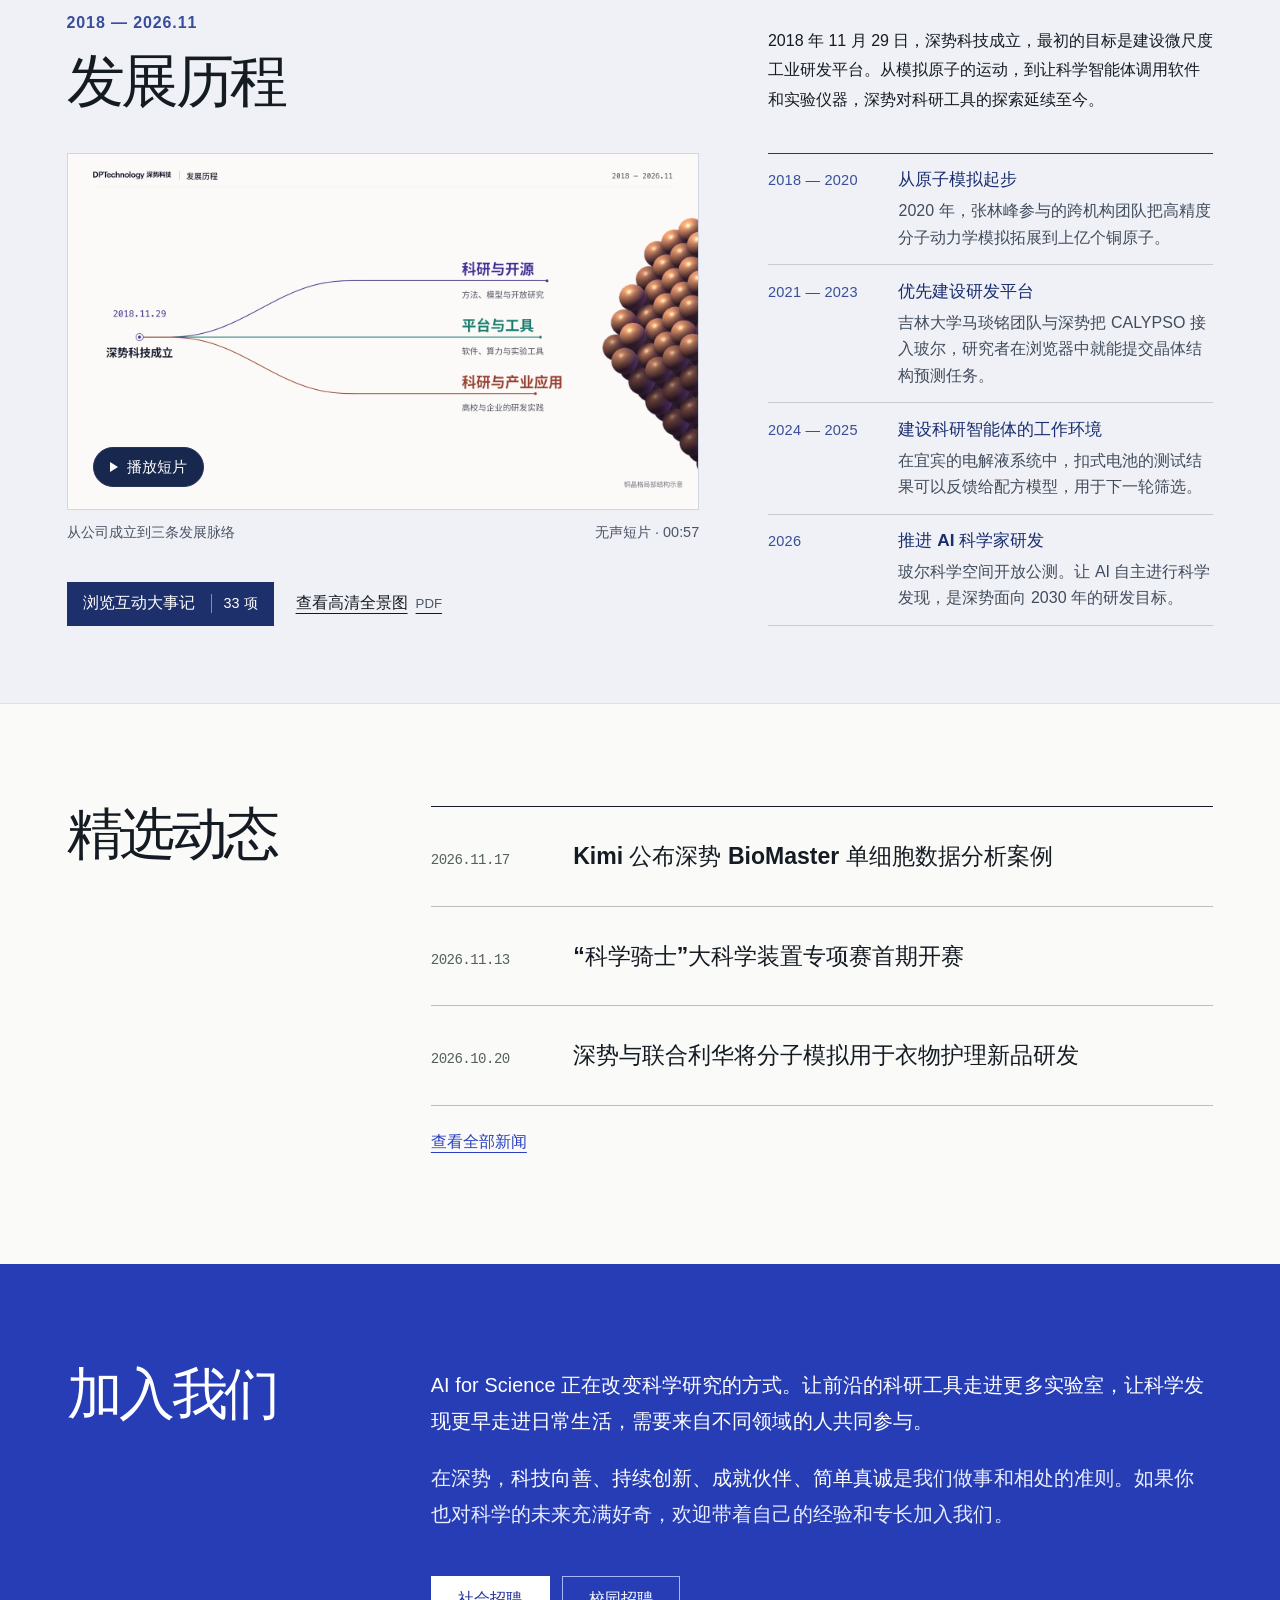
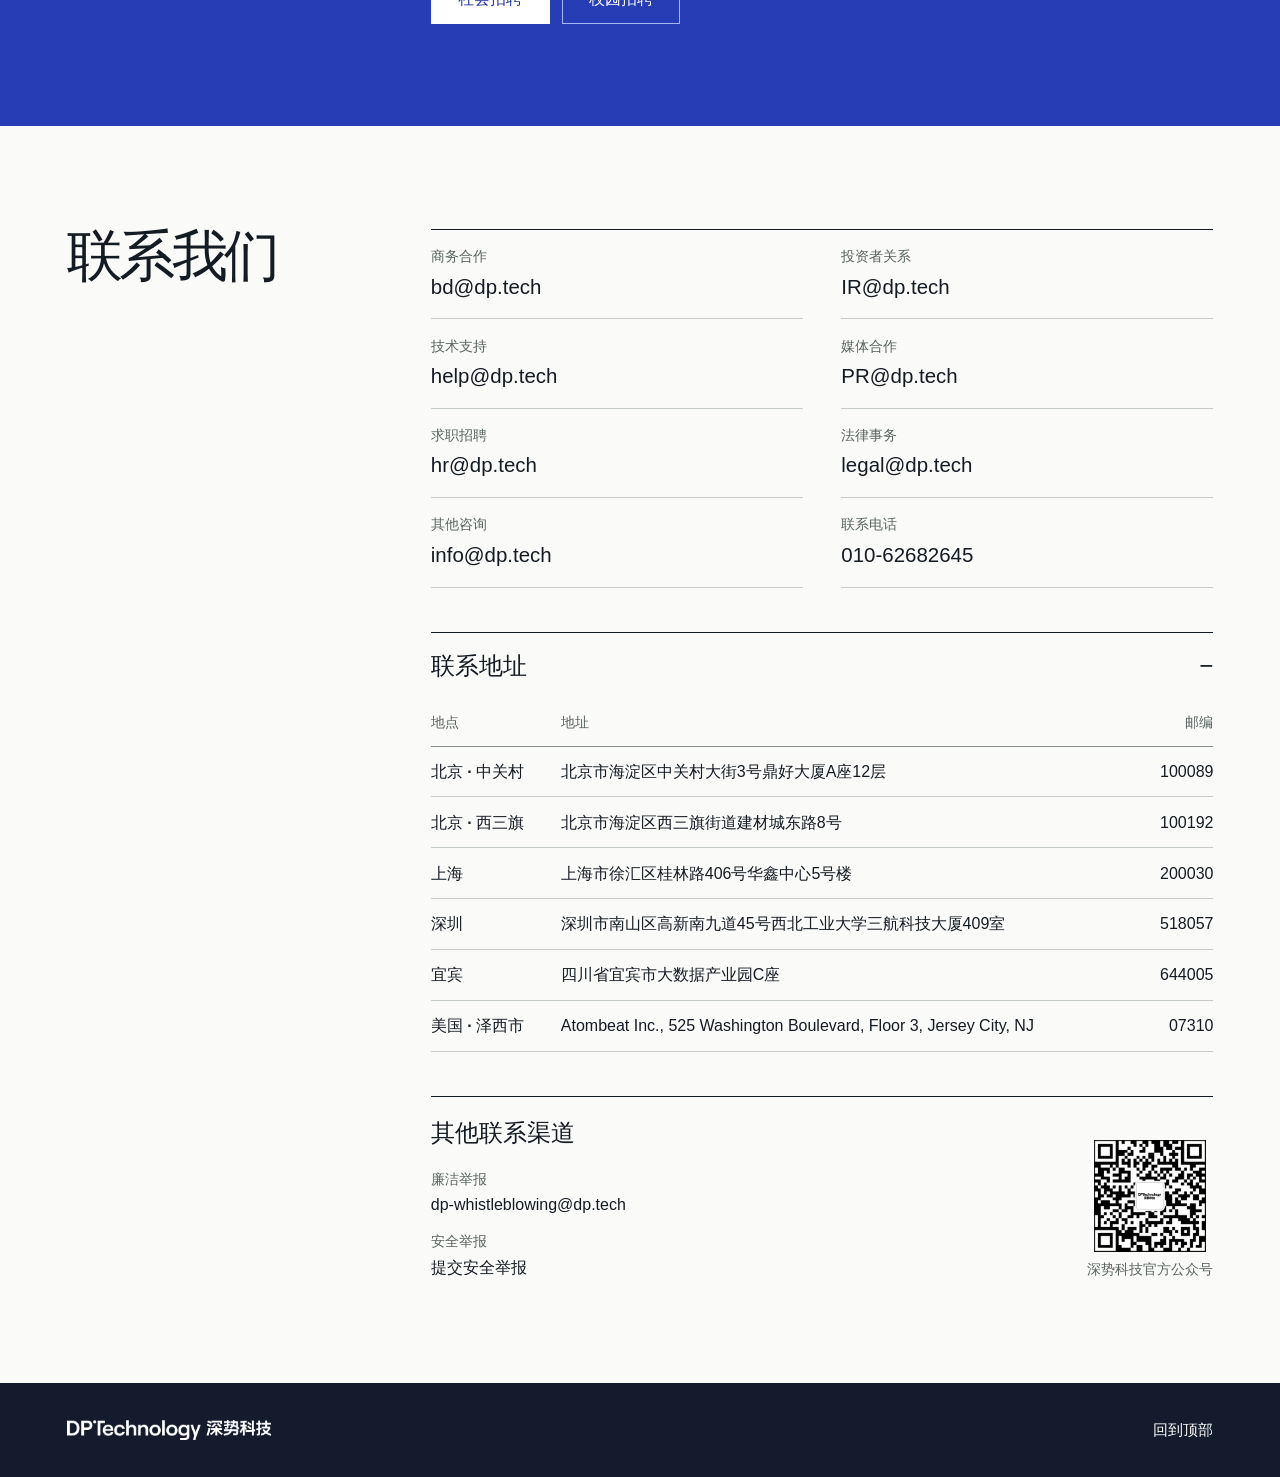
<file: about/index.html>
<!doctype html>
<html lang="zh-CN"><head>
<meta charset="utf-8"><meta name="viewport" content="width=device-width,initial-scale=1,viewport-fit=cover">
<meta name="theme-color" content="#253ebc"><title>关于深势｜深势科技 DP Technology</title>
<meta name="description" content="认识深势科技，了解 AI 科学家的使命与愿景、原创研究与开放协作、精选动态及加入深势的机会。">
<link rel="preload" href="../assets/about-lab.webp" as="image" fetchpriority="high">
<link rel="stylesheet" href="../assets/css/folio.css"><link rel="stylesheet" href="about.css">
<script src="about.js" defer></script>
</head><body class="about">
<a class="skip" href="#main">跳至主要内容</a>
<header class="masthead"><div class="mast-inner">
<a class="wordmark" href="../index.html" aria-label="深势科技首页"><img src="../assets/logo.png" width="1231" height="121" alt="DP Technology 深势科技"></a>
<nav class="mast-right" aria-label="主导航"><a href="../index.html">首页</a><a href="#contact">联系我们</a><button class="contents-toggle" id="contents-open" type="button" aria-haspopup="dialog"><span class="index-glyph" aria-hidden="true"></span>目录</button></nav>
</div></header>
<main id="main">
<section class="about-cover" aria-labelledby="page-title">
<img class="cover-photo" src="../assets/about-lab.webp" alt="" width="1900" height="1425" fetchpriority="high">
<div class="shell cover-body"><h1 id="page-title">关于深势</h1>
<p class="cover-statement"><span>加速科学发现，</span><span>释放科学价值</span></p>
<p class="cover-signature" lang="en">AI for Science, Science for Everyone</p>
</div></section>
<nav class="chapter-bar" aria-label="本页目录"><div class="shell chapter-links"><a href="#overview">深势一览</a><a href="#purpose">使命与愿景</a><a href="#research">原创研究与开放协作</a><a href="#history">发展历程</a><a href="#news">精选动态</a><a href="#join">加入我们</a><a href="#contact">联系我们</a></div></nav>
<section id="overview" class="shell section-pad overview" aria-labelledby="overview-title">
<div class="intro-spread"><div><h2 class="section-title" id="overview-title">深势一览</h2></div>
<div class="about-intro"><h3>关于深势科技</h3><p>深势科技（DP Technology）是<strong>全球AI for Science（AI4S）领域的开拓者</strong>。公司成立于2018年，致力于<strong>加速科学发现，释放科学价值</strong>，以科学智能体为核心，推进 AI 科学家的研发与应用，构建“读、算、做、智”的技术能力闭环，持续建设开放、平台化的AI原生科学基础设施。</p>
<details class="long-intro"><summary><span class="when-closed">展开完整介绍</span><span class="when-open">收起完整介绍</span><i aria-hidden="true"></i></summary>
<div class="intro-rest"><p>深势通过玻尔科学空间、AI基础设施和自主实验室，为科研人员和企业提供科学智能产品与服务。<strong>玻尔科学空间</strong>为科研人员提供与AI科学家协作的工作平台，支持知识调研、研究规划和专业科研任务执行；<strong>科学原生、训推一体的AI基础设施</strong>连接科学数据、模型、工具与算力，支撑科学模型与科研智能体的开发、评测和运行；<strong>自主实验室</strong>连接实验设计、自动化执行与结果分析，以实验验证和反馈推进下一轮研究。</p>
<p>面向机构研发需求，深势通过<strong>智能研发共建</strong>，将科学智能与客户自身的科学资产和研发流程结合，建设可持续使用的专属智能研发能力；通过<strong>分子与材料发现服务</strong>，围绕明确的研发目标，按需组织计算设计、合成或制备、实验测试等研发环节，开展迭代优化，支持新分子、新材料与新工艺等的研发。</p>
<p>目前，玻尔科学空间已服务全球数百万用户，用户来自全国近七成“双一流”高校。深势的产品与服务已应用于生命科学、材料、能源、日化等领域，已服务近200家企业，客户包括联合利华、宁德时代、比亚迪、吉利汽车等《财富》世界500强企业及旗下企业，以及国药集团、东阳光药、翰森制药等医药企业。</p>
<p>深势持续开展科学建模、科学计算与人工智能领域的原创研究，形成DPA原子模型、Uni-Mol分子模型等代表性成果，为科学智能体和研发应用提供专业模型、算法与工具。团队与合作方的多项研究发表于《Nature》主刊，<strong>并在2020年获得全球高性能计算领域最高奖项“戈登·贝尔奖”。</strong>作为国家高新技术企业、国家专精特新“小巨人”企业，深势拥有跨学科科研与工程团队，博士及博士后占公司成员的比例近30%。</p>
<p>深势相信，科学进步需要好奇心、独立判断与开放协作。公司积极支持开源社区、科研教育与科学挑战赛，提供工具、资源与交流机会，尊重原创贡献，支持更多人把科学想法付诸实践。</p></div></details></div></div>
<dl class="metrics"><div><dt>玻尔科学空间全球用户</dt><dd>数百万</dd></div><div><dt>全国“双一流”高校有玻尔用户</dt><dd>近七成</dd></div><div><dt>深势已服务的企业</dt><dd>近 <b>200</b> 家</dd></div></dl>
<div class="partner-wall"><h3>部分客户</h3><ul class="partner-list"><li><img src="../assets/client-unilever.webp" loading="lazy" width="120" height="50" alt=""><span>联合利华</span></li>
<li><img src="../assets/client-catl.webp" loading="lazy" width="120" height="50" alt=""><span>宁德时代</span></li>
<li><img src="../assets/client-byd.webp" loading="lazy" width="120" height="50" alt=""><span>比亚迪</span></li>
<li><img src="../assets/client-geely.webp" loading="lazy" width="120" height="50" alt=""><span>吉利汽车</span></li>
<li><img src="../assets/client-sinopharm.webp" loading="lazy" width="120" height="50" alt=""><span>国药集团</span></li>
<li><img src="../assets/client-hecpharm.webp" loading="lazy" width="120" height="50" alt=""><span>东阳光药</span></li>
<li><img src="../assets/client-hansoh.webp" loading="lazy" width="120" height="50" alt=""><span>翰森制药</span></li></ul></div>
</section>
<section id="purpose" class="purpose" aria-labelledby="purpose-title"><div class="shell section-pad"><h2 id="purpose-title" class="minor-title">使命与愿景</h2>
<article class="purpose-row"><h3>使命</h3><div><p class="statement">创造AI科学家，<br>让AI自主进行科学发现</p><p class="context">深势希望，AI 能和科学家一起探索尚无答案的问题。为此，AI 需要能够提出假设，设计计算或实验加以检验，并在证据与预想不符时修正判断。</p></div></article>
<article class="purpose-row"><h3>愿景</h3><div><p class="statement">做一家源自中国，<br>引领世界的<span lang="en">AI for Science</span>企业</p><p class="context">我们希望，源自中国的原创方法和工具能成为世界各地科学家开展新研究的起点。一个科研平台的价值，也体现在其他人借助它作出了哪些发现。</p></div></article>
</div></section>
<section id="research" class="research-section shell section-pad" aria-labelledby="research-title">
<h2 id="research-title" class="section-title">原创研究与开放协作</h2>
<div class="research-spread"><figure><img src="../assets/plate-crystal.webp" width="1200" height="850" loading="lazy" alt="以球和连线表示的周期性晶格结构"><figcaption>晶格结构示意</figcaption></figure><div class="research-essay">
<p>深势的原创研究起步于原子与分子尺度的科学计算。早期研究团队将深度势能方法开发为开源软件 DeePMD-kit，让更多实验室能够用自己的材料体系开展高精度模拟。2020 年，深势联合创始人参与的跨机构团队将模拟规模拓展至超过一亿个铜原子，获得当年 ACM 戈登·贝尔奖。</p>
<p>深势相信，科学进步需要好奇心、独立判断与开放协作。我们与高校、科研机构和开源社区共同开发科学模型与软件，通过开放代码、共享研究数据，让不同领域的研究者能够复现结果、检验方法，并将它们用于各自关心的问题。一个方法在新的研究中遇到的局限，也常常成为下一项原创研究的起点。</p></div></div>
<nav class="paths" aria-label="探索产品与行业解决方案"><a href="../index.html#capabilities"><span>了解产品与能力</span><small>软件与智能体 · AI 基础设施 · 自主实验室</small></a><a href="../index.html#solutions"><span>了解行业解决方案</span><small>基础科研 · 生命科学 · 物质科学 · 人工智能</small></a></nav>
</section>
<section id="history" class="chronicle" aria-labelledby="history-title">
  <div class="shell chronicle-inner">
    <div class="chronicle-heading">
      <div><p class="chronicle-range">2018 — 2026.11</p><h2 class="section-title" id="history-title">发展历程</h2></div>
      <p class="chronicle-lead">2018 年 11 月 29 日，深势科技成立，最初的目标是建设微尺度工业研发平台。从模拟原子的运动，到让科学智能体调用软件和实验仪器，深势对科研工具的探索延续至今。</p>
    </div>
    <div class="chronicle-spread">
      <div class="chronicle-screen">
        <div class="chronicle-player">
          <video id="history-film" controls preload="none" playsinline width="2560" height="1440" poster="history/media/poster.webp" aria-label="深势科技发展历程，57 秒无声短片" aria-describedby="film-description">
            <source src="history/media/film.mp4" type="video/mp4">
            <a href="history/media/film.mp4">观看发展历程短片</a>
          </video>
          <button class="film-begin" type="button" aria-controls="history-film" hidden><i aria-hidden="true"></i><span>播放短片</span></button>
        </div>
        <p class="film-foot" id="film-description"><span>从公司成立到三条发展脉络</span><span>无声短片 · 00:57</span></p>
        <div class="chronicle-links"><a class="history-primary" href="history/index.html">浏览互动大事记<span>33 项</span></a><a class="history-paper" href="history/panorama.pdf" target="_blank" rel="noopener">查看高清全景图 <small>PDF</small></a></div>
      </div>
      <nav class="chronicle-eras" aria-label="按时期阅读发展历程">
        <a href="history/index.html?phase=p1"><span class="era-date">2018 — 2020</span><strong>从原子模拟起步</strong><p>2020 年，张林峰参与的跨机构团队把高精度分子动力学模拟拓展到上亿个铜原子。</p></a>
        <a href="history/index.html?phase=p2"><span class="era-date">2021 — 2023</span><strong>优先建设研发平台</strong><p>吉林大学马琰铭团队与深势把 CALYPSO 接入玻尔，研究者在浏览器中就能提交晶体结构预测任务。</p></a>
        <a href="history/index.html?phase=p3"><span class="era-date">2024 — 2025</span><strong>建设科研智能体的工作环境</strong><p>在宜宾的电解液系统中，扣式电池的测试结果可以反馈给配方模型，用于下一轮筛选。</p></a>
        <a href="history/index.html?phase=p4"><span class="era-date">2026</span><strong>推进 AI 科学家研发</strong><p>玻尔科学空间开放公测。让 AI 自主进行科学发现，是深势面向 2030 年的研发目标。</p></a>
      </nav>
    </div>
  </div>
</section>
<section id="news" class="ab-news" aria-labelledby="about-news-title">
  <div class="shell ab-columns">
    <div class="ab-chapter"><h2 id="about-news-title">精选动态</h2></div>
    <div>
      <ul class="ab-news-list">
        <li><a href="https://www.kimi.com/customers/dp-technology" target="_blank" rel="noopener"><time datetime="2026-11-17">2026.11.17</time><span>Kimi 公布深势 BioMaster 单细胞数据分析案例</span></a></li>
        <li><a href="https://play.bohrium.com/competition/ScientificFacilities/events/p1" target="_blank" rel="noopener"><time datetime="2026-11-13">2026.11.13</time><span>“科学骑士”大科学装置专项赛首期开赛</span></a></li>
        <li><a href="https://mp.weixin.qq.com/s/9ZOodPaPZL9Yyuil1AiQMA" target="_blank" rel="noopener"><time datetime="2026-10-20">2026.10.20</time><span>深势与联合利华将分子模拟用于衣物护理新品研发</span></a></li>
      </ul>
      <a class="ab-plain-link" href="https://www.dp.tech/publish" target="_blank" rel="noopener">查看全部新闻</a>
    </div>
  </div>
</section>
<section id="join" class="ab-join" aria-labelledby="about-join-title">
  <div class="shell ab-columns">
    <div class="ab-chapter"><h2 id="about-join-title">加入我们</h2></div>
    <div class="ab-join-copy">
      <p>AI for Science 正在改变科学研究的方式。让前沿的科研工具走进更多实验室，让科学发现更早走进日常生活，需要来自不同领域的人共同参与。</p>
      <p>在深势，<strong>科技向善、持续创新、成就伙伴、简单真诚</strong>是我们做事和相处的准则。如果你也对科学的未来充满好奇，欢迎带着自己的经验和专长加入我们。</p>
      <div class="ab-jobs">
        <a href="https://dptechnology.jobs.feishu.cn/index" target="_blank" rel="noopener">社会招聘</a>
        <a href="https://dptechnology.jobs.feishu.cn/305722" target="_blank" rel="noopener">校园招聘</a>
      </div>
    </div>
  </div>
</section>
<section id="contact" class="ab-contact" aria-labelledby="about-contact-title">
  <div class="shell ab-columns">
    <div class="ab-chapter"><h2 id="about-contact-title">联系我们</h2></div>
    <div class="ab-contact-body">
      <dl class="ab-contact-list">
        <div><dt>商务合作</dt><dd><a href="mailto:bd@dp.tech">bd@dp.tech</a></dd></div>
        <div><dt>投资者关系</dt><dd><a href="mailto:IR@dp.tech">IR@dp.tech</a></dd></div>
        <div><dt>技术支持</dt><dd><a href="mailto:help@dp.tech">help@dp.tech</a></dd></div>
        <div><dt>媒体合作</dt><dd><a href="mailto:PR@dp.tech">PR@dp.tech</a></dd></div>
        <div><dt>求职招聘</dt><dd><a href="mailto:hr@dp.tech">hr@dp.tech</a></dd></div>
        <div><dt>法律事务</dt><dd><a href="mailto:legal@dp.tech">legal@dp.tech</a></dd></div>
        <div><dt>其他咨询</dt><dd><a href="mailto:info@dp.tech">info@dp.tech</a></dd></div>
        <div><dt>联系电话</dt><dd><a href="tel:+861062682645">010-62682645</a></dd></div>
      </dl>
      <details class="ab-locations" open>
        <summary>联系地址</summary>
        <table>
          <thead><tr><th scope="col">地点</th><th scope="col">地址</th><th scope="col">邮编</th></tr></thead>
          <tbody>
            <tr><th scope="row">北京 · 中关村</th><td>北京市海淀区中关村大街3号鼎好大厦A座12层</td><td>100089</td></tr>
            <tr><th scope="row">北京 · 西三旗</th><td>北京市海淀区西三旗街道建材城东路8号</td><td>100192</td></tr>
            <tr><th scope="row">上海</th><td>上海市徐汇区桂林路406号华鑫中心5号楼</td><td>200030</td></tr>
            <tr><th scope="row">深圳</th><td>深圳市南山区高新南九道45号西北工业大学三航科技大厦409室</td><td>518057</td></tr>
            <tr><th scope="row">宜宾</th><td>四川省宜宾市大数据产业园C座</td><td>644005</td></tr>
            <tr><th scope="row">美国 · 泽西市</th><td lang="en">Atombeat Inc., 525 Washington Boulevard, Floor 3, Jersey City, NJ</td><td>07310</td></tr>
          </tbody>
        </table>
      </details>
      <div class="ab-other">
        <div><h3>其他联系渠道</h3>
          <dl class="ab-reports">
            <div><dt>廉洁举报</dt><dd><a href="mailto:dp-whistleblowing@dp.tech">dp-whistleblowing@dp.tech</a></dd></div>
            <div><dt>安全举报</dt><dd><a href="https://dptechnology.feishu.cn/share/base/form/shrcndvHBPvz58OE8D9z5gVr0Wg" target="_blank" rel="noopener">提交安全举报</a></dd></div>
          </dl>
        </div>
        <figure><img width="128" height="128" src="../assets/about-wechat.png" alt="微信扫码关注深势科技" loading="lazy"><figcaption>深势科技官方公众号</figcaption></figure>
      </div>
    </div>
  </div>
</section>

</main><footer class="about-footer"><div class="shell"><a href="../index.html" aria-label="返回深势科技首页"><img src="../assets/logo-white.png" width="195" height="20" alt="DP Technology 深势科技"></a><a href="#main">回到顶部</a></div></footer>
<dialog id="contents-dialog" aria-labelledby="contents-title"><div class="dialog-top"><h2 id="contents-title">目录</h2><button type="button" class="close-modal">关闭</button></div><nav class="contents-list"><a href="../index.html">首页</a><a href="#overview">深势一览</a><a href="#purpose">使命与愿景</a><a href="#research">原创研究与开放协作</a><a href="#history">发展历程</a><a href="#news">精选动态</a><a href="#join">加入我们</a><a href="#contact">联系我们</a></nav></dialog>
</body></html>
</file>
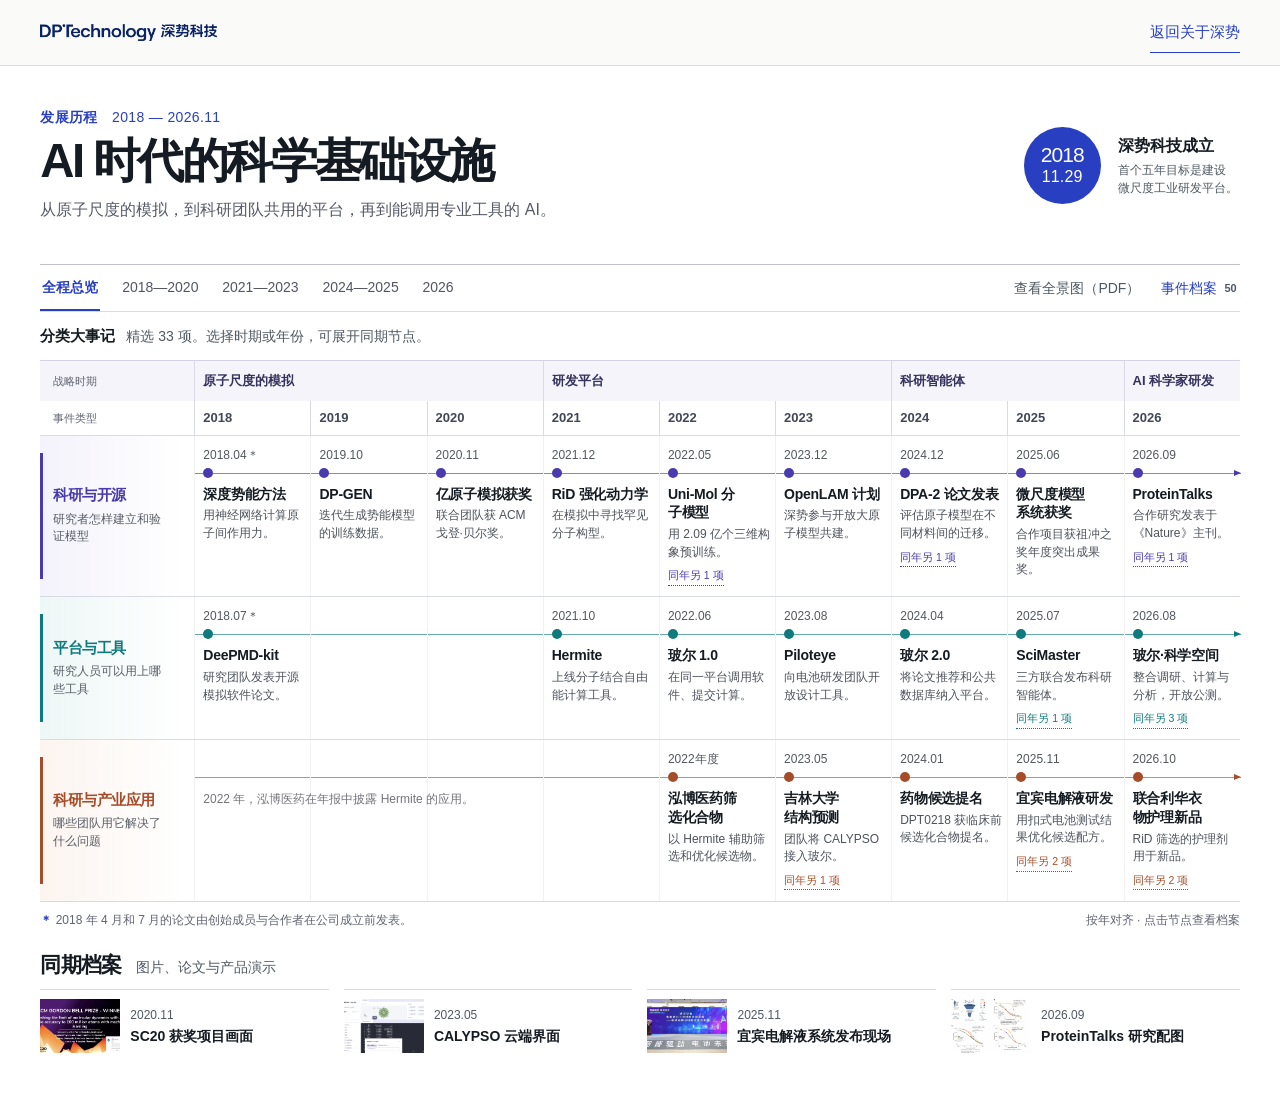
<file: about/history/index.html>
<!doctype html><html lang="zh-CN"><head><meta charset="utf-8"><meta name="viewport" content="width=device-width,initial-scale=1"><title>发展历程｜深势科技 DP Technology</title><link rel="stylesheet" href="atlas.css"><link rel="stylesheet" href="drawer.css"><script defer src="data.js"></script><script defer src="lanes.js"></script><script defer src="drawer.js"></script><script defer src="atlas.js"></script></head>
<body><a href="#timeline-main" class="skip-link">跳至发展历程</a><header class="mast"><div class="shell"><a class="brand" href="../../index.html" aria-label="深势科技首页"><img src="../../assets/logo.png" alt="DP Technology 深势科技" width="1231" height="121"></a><a class="return-link" href="../index.html#history">返回关于深势</a></div></header>
<main id="timeline-main" class="shell">
<div class="intro"><div class="intro-copy"><p class="kicker">发展历程　<span>2018 — 2026.11</span></p><h1>AI 时代的科学基础设施</h1><p class="deck">从原子尺度的模拟，到科研团队共用的平台，再到能调用专业工具的 AI。</p></div>
<button type="button" class="origin" data-event="DP-003" aria-label="2018年11月29日深势科技成立，查看档案"><span class="seal">2018<span>11.29</span></span><span class="origin-copy"><b>深势科技成立</b><small>首个五年目标是建设<br>微尺度工业研发平台。</small></span></button></div>
<section aria-label="分类发展历程">
<div class="toolbar"><div class="ranges" id="ranges" role="group" aria-label="选择时间范围"></div><div class="toolbar-actions"><a href="panorama.pdf" target="_blank" rel="noopener" class="pdf-link">查看全景图（PDF）</a><button type="button" class="archive-btn" id="archive-all">事件档案 <span>50</span></button></div></div>
<div id="scope" class="scope"></div>
<div id="chart" class="chart"></div>
<div id="mobile-chart" class="mobile-chart"></div>
<div class="note"><span><b>＊</b> 2018 年 4 月和 7 月的论文由创始成员与合作者在公司成立前发表。</span><span id="guide">按年对齐 · 点击节点查看档案</span></div>
</section>
<section class="gallery" aria-labelledby="gallery-title"><div class="gallery-head"><h2 id="gallery-title">同期档案</h2><span>图片、论文与产品演示</span></div><div id="plates" class="plates"></div></section>
<noscript><p>可在<a href="panorama.pdf">发展历程全景图（PDF）</a>中阅读 33 项代表事件。</p></noscript></main></body></html>
</file>
<file: assets/css/folio.css>
:root{--paper:#f7f7f3;--ink:#141715;--blue:#2546bf;--navy:#102764;--line:#c5c9c4;--gutter:clamp(21px,4.5vw,92px);font-family:"Source Han Sans SC","PingFang SC","Noto Sans SC","Microsoft YaHei",Arial,sans-serif;color:var(--ink);background:var(--paper);line-height:1.55;scroll-behavior:smooth;scroll-padding-top:66px;font-synthesis:none}
*,*::before,*::after{box-sizing:border-box}body{margin:0;-webkit-font-smoothing:antialiased}h1,h2,h3,p,figure{margin:0}a{color:inherit;text-decoration:none}button{font:inherit;color:inherit;background:none;border:0;cursor:pointer}button,a,summary{-webkit-tap-highlight-color:transparent}img{max-width:100%;display:block}button:focus-visible,a:focus-visible,[tabindex]:focus-visible,summary:focus-visible{outline:2px solid #6480ff;outline-offset:5px}[hidden]{display:none!important}.wrap,.mast-inner,.dispatch-line{max-width:1760px;margin-inline:auto;padding-inline:var(--gutter)}.skip{position:fixed;left:18px;top:-60px;z-index:100;background:var(--ink);color:#fff;padding:10px 20px}.skip:focus{top:10px}
.masthead{position:sticky;top:0;z-index:12;background:var(--paper)}.mast-inner{height:68px;display:flex;align-items:center;justify-content:space-between}.wordmark img{width:clamp(161px,13.8vw,228px);height:auto}.mast-right{display:flex;align-items:center;gap:29px}.mast-right a{font-size:14px}.mast-right a:hover,.film-link:hover,.plate-legend button:hover{color:var(--blue)}.contents-toggle{display:flex;align-items:center;gap:11px;font-size:15px;font-weight:600;padding:9px 0 9px 23px;border-left:1px solid var(--line)}.index-glyph{width:13px;height:13px;display:inline-block;background:linear-gradient(var(--ink),var(--ink)) 0 0/5px 5px,linear-gradient(var(--ink),var(--ink)) 100% 0/5px 5px,linear-gradient(var(--ink),var(--ink)) 0 100%/5px 5px,linear-gradient(var(--ink),var(--ink)) 100% 100%/5px 5px;background-repeat:no-repeat}
.cover{background:var(--paper);overflow:hidden}.plate{position:relative;isolation:isolate;height:clamp(590px,calc(87svh - 68px),825px);max-width:1760px;margin-inline:auto}.positioning,.film-link{position:absolute;top:4.5%;font-size:clamp(13px,1.05vw,17px);z-index:3}.positioning{left:var(--gutter);color:var(--navy);font-weight:520}.film-link{right:var(--gutter);display:flex;align-items:center;gap:9px;padding:0}.film-link small{font-family:ui-monospace,"IBM Plex Mono",monospace;font-size:12px;color:#515958;letter-spacing:.01em}.play-icon{width:22px;height:22px;border:1px solid #6a7470;border-radius:50%;display:grid;place-items:center}.play-icon:before{content:"";border-block:3px solid transparent;border-left:5px solid var(--ink);margin-left:2px}
.cover h1{position:absolute;inset:0;pointer-events:none;z-index:2;font-weight:520;letter-spacing:-.09em;font-size:clamp(66px,6.55vw,115px);line-height:1.12}.cover h1>span{position:absolute;white-space:nowrap}.cover-a{top:11.5%;left:calc(var(--gutter) - .035em)}.cover-b{bottom:7.8%;right:calc(var(--gutter) + .02em)}.cover h1 small{font-size:.58em;font-weight:410;letter-spacing:-.08em;margin-right:.15em}.cover-comma{font-size:.64em;letter-spacing:-.35em}.specimen-exhibit{position:absolute;z-index:1;inset:0 14% 0 21%;display:grid;place-items:center;pointer-events:none}
#param-stage,#specimen-stage{position:relative;pointer-events:auto;cursor:grab;width:100%;height:100%;touch-action:pan-y;user-select:none;-webkit-user-select:none}#param-stage:active,#specimen-canvas:active{cursor:grabbing}#param-stage img,#specimen-stage img,#specimen-canvas{width:100%;height:100%;position:absolute;inset:0;object-fit:contain}#param-stage img{pointer-events:none}#specimen-canvas{cursor:grab;touch-action:pan-y}#param-stage:focus-visible,#specimen-canvas:focus-visible{outline-offset:-12px}
.plate-legend{position:absolute;z-index:3;left:var(--gutter);top:52%;display:grid;gap:6px}.legend-head{font-size:13px;color:#5b625f;margin-bottom:7px}.plate-legend button{display:block;padding:2px 0;text-align:left;font-size:15px;color:#626965;line-height:1.6}.plate-legend button:before{content:"";display:inline-block;vertical-align:middle;margin:-2px 11px 0 0;width:8px;height:8px;border:1px solid #828c85;border-radius:50%}.plate-legend button[aria-pressed=true]{color:var(--blue);font-weight:630}.plate-legend button[aria-pressed=true]:before{background:var(--blue);border-color:var(--blue)}.plate-legend button span,.specimen-modes a{font-family:ui-monospace,monospace;font-size:12px}.plate-notes{position:absolute;bottom:6.3%;left:var(--gutter);z-index:3;max-width:27%;font-size:13px;line-height:1.7;color:#38413e}.drag-note{font-size:12px;color:#666e69;margin-top:2px}.specimen-modes{display:flex;align-items:center;gap:11px;margin-top:5px;font-size:13px}.specimen-modes button{padding:2px 0;border-bottom:1px solid transparent;color:#525c55}.specimen-modes button[aria-pressed=true]{color:var(--blue);border-color:currentColor}.specimen-modes a{color:var(--navy);border-bottom:1px solid currentColor}
.dispatch{background:var(--paper)}.dispatch-line{display:flex;align-items:center;gap:clamp(14px,3.2vw,60px);min-height:77px;position:relative}.dispatch-line:before,.dispatch-line:after{content:"";position:absolute;left:var(--gutter);right:var(--gutter);height:1px;background:#a8aea9}.dispatch-line:before{top:0}.dispatch-line:after{bottom:0;background:#d7d9d4}.dispatch-index{font-size:15px;font-weight:600;white-space:nowrap;padding:2px 0}.dispatch-index span{font-weight:400;margin-left:8px;font-size:14px}.dispatch-active{display:flex;align-items:baseline;gap:17px;min-width:0}.dispatch-active>span{font-size:13px;color:#58625c;white-space:nowrap}.dispatch-active>a{font-size:clamp(15px,1.38vw,22px);line-height:1.35}.dispatch-active>a:hover{color:var(--blue)}.dispatch-pager{margin-left:auto;display:flex;align-items:center;gap:15px;white-space:nowrap}.dispatch-pager button{font:26px/1 Arial;min-width:26px;height:38px}.dispatch-pager span{font:12px/1 ui-monospace,monospace;letter-spacing:.02em}
.method{margin-top:clamp(30px,4.5vw,80px);background:var(--blue);color:#fff;padding:clamp(55px,6vw,105px) 0 30px}.category{font-size:14px;font-weight:560;line-height:1.4;margin:0 0 20px}.method-opening,.works-intro{display:grid;grid-template-columns:1fr .8fr;gap:10%;align-items:end}.method h2,.works h2{font-size:clamp(48px,5.45vw,88px);line-height:1.12;letter-spacing:-.075em;font-weight:550}.method-essay,.works-intro>p,.work-entry>div>p{font-size:clamp(16px,1.16vw,19px);line-height:1.9}.method-detail{margin-top:12px}.method-detail>summary{width:fit-content;font-size:14px;cursor:pointer;list-style:none;border-bottom:1px solid #ffffff91}.method-detail>summary::-webkit-details-marker{display:none}.method-detail>summary:after{content:"＋";margin-left:9px}.method-detail[open]>summary:after{content:"－"}.method-detail p{margin-top:10px;font-size:16px;color:#ecf1ff}
.method-map{margin:clamp(35px,3.8vw,68px) auto 7px}.director-line{text-align:center;position:relative}.director-line:after{content:"";display:block;width:1px;height:22px;background:#ffffff8a;margin:auto}.director-line button{display:inline-flex;align-items:center;gap:11px;color:white;border:1px solid #b9cafa;padding:5px 12px 5px 6px;font-size:14px;line-height:1.1}.director-line button span{display:grid;place-items:center;width:29px;height:29px;background:white;color:var(--blue);font-size:19px}.method-branches{display:flex;justify-content:space-around;position:relative}.method-branches:before{content:"";position:absolute;left:16.66%;right:16.66%;top:0;height:1px;background:#ffffff87}.method-branches button{flex:1;display:flex;position:relative;flex-direction:column;align-items:center;padding:17px 0 0;color:inherit}.method-branches button:before{content:"";position:absolute;top:0;height:13px;width:1px;background:#ffffff92}.method-branches b{font-size:clamp(65px,7.8vw,124px);font-weight:380;letter-spacing:-.07em;line-height:1.25;transition:transform .25s}.method-branches button:hover b,.method-branches button[aria-pressed=true] b{transform:translateY(-4px)}.method-branches button[aria-pressed=true] span{border-bottom:1px solid white}.method-branches span{font-size:14px;padding-bottom:2px}.method-result{text-align:center;margin:23px 0 0;font-size:15px;color:#e5edff;min-height:1.5em}.method-foot{display:flex;justify-content:space-between;gap:20px;align-items:baseline;margin-top:32px;padding-top:14px;border-top:1px solid #ffffff6e}.method-foot p,.method-foot a{font-size:13px;color:#e7eeff}.method-foot strong{font-weight:650;color:white}.method-foot a{white-space:nowrap;border-bottom:1px solid #ffffff85}
.works{padding:clamp(70px,8vw,148px) 0 clamp(65px,6vw,115px);background:white}.works .category{color:var(--blue)}.works-intro>p{color:#47504c;max-width:530px}.work-spread{margin-top:clamp(38px,4.2vw,71px);display:grid;grid-template-columns:1.08fr .92fr;align-items:start;gap:clamp(40px,6vw,110px)}.work-image img{width:100%;aspect-ratio:1.42;object-fit:cover;background:#eff0ed}.work-image>p{font-size:12px;padding-top:7px;color:#535a56}.work-entries{border-top:1px solid var(--ink)}.work-entry{border-bottom:1px solid var(--line)}.work-entry summary{font-size:clamp(24px,2.5vw,43px);font-weight:530;line-height:1.4;letter-spacing:-.045em;list-style:none;display:flex;align-items:center;justify-content:space-between;padding:15px 0;cursor:pointer}.work-entry summary::-webkit-details-marker{display:none}.work-entry summary i{width:14px;height:14px;position:relative}.work-entry summary i:before,.work-entry summary i:after{content:"";position:absolute;background:currentColor;top:6px;width:14px;height:1px;left:0}.work-entry summary i:after{transform:rotate(90deg)}.work-entry[open] summary{color:var(--blue)}.work-entry[open] summary i:after{display:none}.work-entry>div{padding:2px 0 24px}.work-entry h3{font-weight:590;font-size:clamp(18px,1.48vw,25px);line-height:1.5;letter-spacing:-.03em}.work-entry>div>p{font-size:16px;color:#49514b;margin:10px 0 16px}.work-entry nav,.product-links{display:flex;gap:8px 19px;flex-wrap:wrap}.work-entry nav a,.work-entry nav button,.product-links a{font-size:14px;font-weight:570;border:0;border-bottom:1px solid currentColor;background:none;padding:0;color:var(--navy)}
dialog{border:0;padding:0;max-width:calc(100vw - 26px);max-height:90svh;background:var(--paper);color:var(--ink)}dialog::backdrop{background:#101712b8;backdrop-filter:blur(5px)}.dialog-top{display:flex;align-items:center;justify-content:space-between;gap:24px;padding:20px 26px;border-bottom:1px solid var(--line)}.dialog-top h2{font-size:21px;font-weight:570}.close-modal{font-size:14px;padding:3px 0;border-bottom:1px solid var(--line)}#film-dialog{width:min(96vw,1080px)}#brandfilm{width:100%;display:block;max-height:75svh;background:black}#data-dialog,#cases-dialog,#news-dialog{width:620px}.data-detail,.case-index,.bulletins{padding:22px 26px 26px}.data-detail p{margin-bottom:18px}.case-index a,.bulletins a{display:block;padding:14px 0;border-bottom:1px solid var(--line)}.case-index small,.bulletins .news-type{display:block;font-size:13px;color:var(--blue);margin-bottom:3px}.case-index strong,.bulletins strong{font-size:18px;font-weight:530}.contents-list{display:grid;padding:16px 28px 24px}.contents-list a{font-weight:500;font-size:clamp(22px,2.2vw,35px);letter-spacing:-.045em;padding:6px 0;border-bottom:1px solid var(--line)}.contents-list a:hover{color:var(--blue)}#contents-dialog{width:420px;margin:10px max(12px,calc((100vw - 1760px)/2 + 25px)) auto auto}
@media(max-width:900px){.plate{height:clamp(530px,70svh,760px)}.cover h1{font-size:clamp(54px,7vw,74px)}.specimen-exhibit{inset:4% 7% 4% 19%}.cover-b{bottom:7%}.plate-notes{max-width:31%}.method-opening,.works-intro{gap:5%}.work-spread{gap:32px}.method-foot p{max-width:76%}}
@media(max-width:650px){:root{scroll-padding-top:56px}.mast-inner{height:57px}.wordmark img{width:155px}.mast-right{gap:12px}.mast-right a{display:none}.contents-toggle{padding-left:12px;border:0}.plate{height:clamp(590px,85svh,740px)}.cover h1{font-size:clamp(42px,11.4vw,66px)}.cover-a{top:9%}.cover-b{bottom:19%;right:var(--gutter)}.positioning{top:2%;font-size:12px}.film-link{top:auto;bottom:5%;font-size:13px;right:var(--gutter)}.film-link small{display:none}.specimen-exhibit{inset:18% 0 27% 0}.plate-legend{top:auto;bottom:11%;display:flex;align-items:center;gap:13px}.legend-head{font-size:12px;margin:0}.plate-legend button{font-size:13px}.plate-legend button:before{width:6px;height:6px;margin-right:5px}.plate-legend button span{font-size:11px}.plate-notes{bottom:2.5%;max-width:62%;font-size:11px}.plate-notes .drag-note{font-size:11px}.specimen-modes{margin-top:2px;font-size:11px}.specimen-modes a{font-size:11px}.dispatch-line{gap:13px;min-height:69px}.dispatch-index{font-size:13px}.dispatch-index span{margin-left:2px}.dispatch-active{display:block;flex:1}.dispatch-active>span{font-size:11px;display:block}.dispatch-active>a{display:block;font-size:14px}.dispatch-pager{gap:0}.dispatch-pager button{font-size:23px;min-width:18px}.dispatch-pager span{display:none}.method{padding-top:50px;margin-top:30px}.method-opening,.works-intro,.work-spread{grid-template-columns:1fr;gap:22px}.category{margin-bottom:14px}.method h2,.works h2{font-size:clamp(43px,10.6vw,66px)}.method-essay{font-size:16px}.method-branches b{font-size:66px}.method-result{font-size:13px}.method-foot{align-items:end}.method-foot p{max-width:none}.work-image img{aspect-ratio:1.8}.work-spread{margin-top:25px}.work-entry summary{font-size:26px}.work-entry h3{font-size:18px}.dpv2-block{scroll-margin-top:0!important}}
@media(max-width:365px){.plate{height:555px}.cover h1{font-size:38px}.plate-legend{gap:9px}.plate-notes{max-width:64%}.specimen-modes{gap:6px}.dispatch-line{gap:9px}}
@media(prefers-reduced-motion:reduce){:root{scroll-behavior:auto}*,*::before,*::after{animation-duration:.01ms!important;transition-duration:.01ms!important;animation-iteration-count:1!important}}
</file>
<file: assets/css/home.css>
/* exhibition.css */
/* The lower chapters are set as four different editorial spreads. */
.dpv2-block,.dpv2-footer{--lo-blue:var(--blue,#274CC7);--lo-ink:var(--ink,#101216);--lo-rule:var(--line,#cdd0d4);color:var(--lo-ink);isolation:isolate;scroll-margin-top:0}
.dpv2-block{padding-block:clamp(68px,7.6vw,123px);background:var(--paper,#fafaf8)}
.dpv2-block :is(h2,h3,h4,p,figure),.dpv2-footer :is(h2,p){margin:0}
.dpv2-block p{font-size:clamp(16px,1.06vw,18px);line-height:1.85}
.dpv2-block h2{font-size:clamp(43px,5.4vw,84px);font-weight:570;line-height:1.13;letter-spacing:-.075em;text-wrap:balance}
.dpv2-rubric{display:inline-block;margin-bottom:clamp(25px,3.3vw,51px);font-size:14px;font-weight:570;color:var(--lo-blue);line-height:1.4}
.dpv2-block a,.dpv2-footer a{color:inherit;text-decoration:none}
.dpv2-block .dpv2-link,.dpv2-footer .dpv2-link{display:inline-block;color:inherit;font:inherit;font-size:14px;font-weight:570;line-height:1.5;border:0;border-bottom:1px solid currentColor;background:none;padding:0 0 2px;text-align:left;transition:color .18s}
.dpv2-link:hover,.dpv2-block .dpv2-link:hover{color:var(--lo-blue)}
.dpv2-block :focus-visible,.dpv2-footer :focus-visible{outline:2px solid #4165df;outline-offset:5px}
.dpv2-industry-heading{max-width:100%;padding-bottom:min(5vw,64px)}
.dpv2-industry-heading span{display:inline-block;padding-left:clamp(0px,12vw,180px)}
.dpv2-atlas{display:grid;grid-template-columns:minmax(0,.94fr) minmax(0,1.06fr);align-items:start;gap:clamp(44px,9.4vw,160px)}
.dpv2-atlas-image figure{margin:0;width:100%;max-width:495px}
.dpv2-atlas-image img{display:block;width:100%;height:auto;aspect-ratio:1.64;object-fit:cover;filter:grayscale(100%) contrast(1.1)}
.dpv2-atlas-image figcaption{margin-top:8px;font-size:12px;color:#5b6067}
.dpv2-atlas-image>p{margin-top:22px;max-width:32em;color:#41454e}
.dpv2-fields{border-top:1px solid currentColor}.dpv2-field,.dpv2-case{border-bottom:1px solid var(--lo-rule)}
.dpv2-block summary{list-style:none;cursor:pointer;color:inherit}.dpv2-block summary::-webkit-details-marker{display:none}
.dpv2-field>summary,.dpv2-case>summary{display:grid;grid-template-columns:1fr auto;align-items:center;gap:20px;padding:clamp(13px,1.4vw,22px) 0}
.dpv2-field summary span{font-size:clamp(25px,2.45vw,40px);font-weight:500;letter-spacing:-.045em;line-height:1.3}
.dpv2-mark{width:16px;height:16px;display:block;position:relative;color:currentColor}
.dpv2-mark:before,.dpv2-mark:after{content:"";position:absolute;top:50%;left:0;width:100%;height:1px;background:currentColor}
.dpv2-mark:after{transform:rotate(90deg)}details[open]>summary .dpv2-mark:after{transform:rotate(0)}
.dpv2-field[open]>summary,.dpv2-field>summary:hover,.dpv2-case>summary:hover{color:var(--lo-blue)}
.dpv2-field>div,.dpv2-case>div{padding:0 30px 23px 0}.dpv2-field .dpv2-link,.dpv2-case .dpv2-link{margin-top:11px}
.dpv2-field p,.dpv2-case p,.dpv2-method p{color:#424852}
.dpv2-partners{display:grid;grid-template-columns:minmax(0,.94fr) minmax(0,1.06fr);gap:clamp(44px,9.4vw,160px);border-top:1px solid var(--lo-ink);margin-top:clamp(55px,6.5vw,94px);padding-top:24px}
.dpv2-partners h3,.dpv2-engine h3{font-size:clamp(24px,2vw,35px);font-weight:550;letter-spacing:-.05em}.dpv2-partners h3{margin-bottom:24px}
.dpv2-method{margin-bottom:17px}.dpv2-method h4{font:inherit;font-weight:580;font-size:18px;margin-bottom:5px}
.dpv2-method small{font:500 12px/1.2 "Helvetica Neue",Arial,sans-serif;color:var(--lo-blue);letter-spacing:.045em;display:inline-block;min-width:3.2em}
.dpv2-method p,.dpv2-case p{font-size:15px;line-height:1.72}
.dpv2-case summary{grid-template-columns:minmax(80px,.39fr) minmax(115px,1fr) 14px;gap:12px;padding-block:15px}
.dpv2-case:first-of-type{border-top:1px solid var(--lo-rule)}.dpv2-case summary span{font-weight:600;font-size:18px}.dpv2-case summary small{font-size:15px;color:#515762}
.dpv2-case>div{padding-bottom:16px}.dpv2-clients>button{margin-top:22px}

.dpv2-research{background:#0d0f13;color:#f7f8fa;--lo-rule:#3a3e44;padding-bottom:clamp(62px,5.4vw,100px)}
.dpv2-research .dpv2-rubric,.dpv2-engine small{color:#9fadce}
.dpv2-research-head{display:grid;grid-template-columns:1.2fr .8fr;gap:clamp(44px,7vw,108px);align-items:end}
.dpv2-research-head h2{font-size:clamp(38px,4.2vw,70px)}.dpv2-research-head p{max-width:35em;color:#c2c7d0;font-size:16px}
.dpv2-exhibits{margin-top:clamp(30px,4vw,60px)}
.dpv2-record-picker{display:flex;gap:clamp(17px,3vw,48px);border-bottom:1px solid #4b515b;padding-block:0 15px}
.dpv2-record-picker a{font-size:14px;color:#a7adb7;display:inline-flex;align-items:center;gap:8px;padding:3px 0;font-weight:580}
.dpv2-record-picker a:before{content:"";width:7px;height:7px;border:1px solid #7b8290;border-radius:50%}
.dpv2-record-picker a[aria-selected="true"],.dpv2-record-picker a:hover{color:white}
.dpv2-record-picker a[aria-selected="true"]:before{background:#a6b7ff;border-color:#a6b7ff}
.dpv2-record{display:grid;grid-template-columns:minmax(0,.88fr) minmax(0,1.12fr);gap:4%;align-items:center;padding:clamp(24px,3vw,48px) 0 34px;min-height:375px}
.dpv2-record[hidden]{display:none!important}
.dpv2-measure{font-family:"Helvetica Neue",Arial,"PingFang SC",sans-serif;font-size:clamp(85px,11.5vw,183px);font-weight:430;letter-spacing:-.1em;line-height:.91;white-space:nowrap;padding:4px 0 10px}
.dpv2-measure sup{font-size:.44em;font-weight:420;vertical-align:top;line-height:1;letter-spacing:-.04em;margin-left:.10em}
.dpv2-measure i{font-family:Georgia,"Times New Roman",serif;font-weight:400;padding-right:.08em}
.dpv2-record p.dpv2-record-meta{font-size:12px;letter-spacing:.06em;color:#b3bdcf;margin:6px 0 25px}
.dpv2-record-copy h3{font-size:clamp(22px,2.15vw,35px);font-weight:530;line-height:1.34;letter-spacing:-.045em}
.dpv2-record-copy>h3+p{font-size:16px;color:#c2c7d0;margin-top:13px;max-width:30em}.dpv2-record-copy>.dpv2-link{margin-top:14px}
.dpv2-record figure{position:relative;min-width:0;display:grid;place-content:center;align-self:stretch}
.dpv2-record figure img{width:100%;height:auto;max-height:430px;object-fit:contain;display:block}.dpv2-record figcaption{justify-self:end;line-height:1.5;color:#8c96a9;font-size:12px}
.dpv2-task-grid{display:grid;grid-template-columns:repeat(10,1fr);grid-template-rows:repeat(10,1fr);width:clamp(195px,23vw,350px);aspect-ratio:1;gap:6px;transform:skew(-10deg) rotate(-4deg);margin:10px 25px 30px}
.dpv2-task-grid i{border:1px solid #7689ba;background:#28354c}
.dpv2-engine{display:grid;grid-template-columns:minmax(180px,1fr) minmax(200px,1.45fr) minmax(120px,.8fr);align-items:center;gap:4vw;border-top:1px solid #565c65;padding-top:24px}
.dpv2-engine small{font-size:13px;display:block;margin-bottom:4px}.dpv2-engine h3{font-size:clamp(20px,1.8vw,31px)}
.dpv2-engine p{font-size:15px;color:#bac0cb;line-height:1.75}
.dpv2-engine-links{display:flex;flex-direction:column;align-items:flex-end;gap:10px}
.dpv2-research .dpv2-link:hover{color:#adbaff}
.dpv2-open h2{margin-bottom:clamp(30px,4vw,60px);font-size:clamp(43px,5.4vw,84px)}
.dpv2-communities{margin-left:clamp(0px,16vw,235px);border-top:1px solid var(--lo-ink)}
.dpv2-communities>article{display:grid;grid-template-columns:minmax(100px,.60fr) minmax(205px,1.32fr) auto;align-items:start;gap:clamp(17px,2.6vw,42px);padding-block:25px;border-bottom:1px solid var(--lo-rule)}
.dpv2-communities h3{font-size:clamp(21px,1.8vw,31px);font-weight:550;white-space:nowrap;letter-spacing:-.05em}
.dpv2-communities p{color:#3e454e;font-size:16px;line-height:1.7}
.dpv2-communities .dpv2-link{align-self:center}
.dpv2-news{display:flex;align-items:baseline;gap:clamp(15px,3vw,40px);margin-top:clamp(37px,5vw,80px);flex-wrap:wrap}
.dpv2-news strong{font-size:14px;color:var(--lo-blue)}
.dpv2-news .dpv2-link:first-of-type{font-size:clamp(18px,1.7vw,27px);font-weight:520;border:0}.dpv2-news .dpv2-link:last-of-type{margin-left:auto}

.dpv2-footer{background:var(--lo-blue);color:#fff;padding:clamp(55px,6.2vw,100px) 0 23px;overflow:hidden}
.dpv2-footer .wrap>p{font-size:clamp(15px,1.4vw,22px);letter-spacing:.04em;margin-bottom:clamp(26px,3.2vw,60px);color:#f0f3ff}
.dpv2-footer h2{font-family:"Helvetica Neue",Arial,sans-serif;font-size:clamp(48px,8.65vw,145px);font-weight:420;line-height:.98;letter-spacing:-.075em}
.dpv2-footer h2 span{display:block;white-space:nowrap}
.dpv2-footer h2 span+span{padding-left:clamp(0px,6.3vw,105px)}
.dpv2-footer h2 em{font-family:Georgia,"Times New Roman",serif;font-weight:400;letter-spacing:-.073em}
.dpv2-end-actions{display:flex;align-items:center;gap:28px;margin:clamp(27px,4vw,65px) 0 0}
.dpv2-end-actions a,.dpv2-footer-base>a:last-child{font-size:15px;font-weight:560;border-bottom:1px solid #d2dbff;padding:2px 0}
.dpv2-footer-base{display:flex;justify-content:space-between;align-items:center;gap:12px;border-top:1px solid #ffffff68;margin-top:clamp(42px,5.8vw,91px);padding-top:19px}.dpv2-footer-base img{width:160px;height:auto;display:block}.dpv2-footer-base>a:last-child{font-size:12px;border:0}
.dpv2-footer a:hover{color:#d3e0ff}.dpv2-footer :focus-visible,.dpv2-research :focus-visible{outline-color:white}
@media(max-width:900px){.dpv2-block h2{font-size:clamp(35px,5.5vw,58px)}.dpv2-atlas,.dpv2-partners{gap:6vw}.dpv2-research-head{gap:5vw}.dpv2-communities{margin-left:6vw}.dpv2-record{gap:2%}.dpv2-engine{grid-template-columns:.85fr 1.15fr}.dpv2-engine-links{grid-column:2;flex-direction:row;align-items:center;gap:20px}.dpv2-atlas-image>p{margin-top:14px}}
@media(max-width:660px){
 .dpv2-block{padding-block:59px}.dpv2-rubric{margin-bottom:18px;font-size:13px}.dpv2-block h2{font-size:clamp(35px,9.2vw,56px)}.dpv2-industry-heading{padding-bottom:26px}
 .dpv2-industry-heading span{padding-left:8vw}
 .dpv2-atlas,.dpv2-partners{grid-template-columns:1fr;gap:26px}.dpv2-atlas-image{display:grid;grid-template-columns:.44fr .56fr;align-items:start;gap:14px}
 .dpv2-atlas-image img{aspect-ratio:1.13}.dpv2-atlas-image figcaption{font-size:11px;margin-top:5px}
 .dpv2-atlas-image>p{margin-top:0;font-size:14px;line-height:1.65}
 .dpv2-field>summary{padding-block:12px}.dpv2-field summary span{font-size:25px}.dpv2-field>div{padding-right:0}.dpv2-field p{font-size:15px;line-height:1.7}
 .dpv2-partners{margin-top:42px;gap:31px;padding-top:22px}.dpv2-partners h3{margin-bottom:16px}.dpv2-case summary{padding-block:12px}
 .dpv2-case summary span{font-size:16px}.dpv2-case summary small{font-size:14px}.dpv2-case>div{padding-right:0}
 .dpv2-research-head{grid-template-columns:1fr;gap:15px}.dpv2-research-head h2{font-size:clamp(32px,7.9vw,47px)}.dpv2-research-head p{font-size:15px;line-height:1.72}
 .dpv2-exhibits{margin-top:24px}.dpv2-record-picker{gap:23px;padding-bottom:11px}.dpv2-record-picker a{font-size:13px;gap:5px}
 .dpv2-record{display:flex;flex-direction:column;align-items:stretch;min-height:0;padding:23px 0 25px;position:relative;isolation:isolate}
 .dpv2-measure{font-size:clamp(78px,20vw,105px);max-width:48%;position:relative;z-index:1}.dpv2-record p.dpv2-record-meta{margin:4px 0 24px;max-width:47%;font-size:11px}
 .dpv2-record-copy>h3+p{font-size:15px;line-height:1.75}
 .dpv2-record figure{position:absolute;top:6px;right:0;width:48%;height:clamp(118px,26vw,152px)}
 .dpv2-record figure img{display:block;width:100%;height:95%;object-fit:contain}.dpv2-record figcaption{font-size:9px;line-height:1.2;margin-top:-4px}
 .dpv2-task-grid{width:75px;gap:2px;margin:7px auto}.dpv2-task-grid i{border-width:.7px}
 .dpv2-engine{display:block;padding-top:21px}.dpv2-engine h3{font-size:23px}.dpv2-engine p{margin:9px 0 11px}.dpv2-engine-links{flex-wrap:wrap}
 .dpv2-open h2{margin-bottom:24px}.dpv2-communities{margin-left:0}.dpv2-communities>article{display:grid;grid-template-columns:minmax(75px,.34fr) minmax(0,.66fr);gap:10px 14px;padding:17px 0}.dpv2-communities h3{font-size:20px}.dpv2-communities p{font-size:15px}.dpv2-communities .dpv2-link{justify-self:start;grid-column:2;font-size:13px}.dpv2-news{display:grid;gap:7px;margin-top:30px}.dpv2-news .dpv2-link:last-of-type{margin-left:0;justify-self:start}
 .dpv2-footer{padding-top:48px}.dpv2-footer .wrap>p{margin-bottom:25px;font-size:14px}.dpv2-footer h2{font-size:9.2vw}.dpv2-footer h2 span+span{padding-left:1vw}.dpv2-end-actions{gap:19px;margin-top:24px}.dpv2-footer-base{margin-top:44px}.dpv2-footer-base img{width:136px}
}
@media(prefers-reduced-motion:reduce){.dpv2-block *, .dpv2-footer *{transition:none!important;scroll-behavior:auto!important}}


/* method-plate.css */
.research-plate {
  --etch-rule: rgb(211 228 255 / 42%);
  max-width: 1460px;
  margin: clamp(36px, 3.8vw, 70px) auto 0;
}
.research-plate button:focus-visible {
  outline-color: white;
  outline-offset: 4px;
}
.research-director {
  display: flex;
  justify-content: center;
}
.research-director button {
  display: inline-flex;
  align-items: center;
  gap: 11px;
  min-height: 43px;
  padding: 0 5px 6px;
  border-bottom: 1px solid var(--etch-rule);
}
.research-director b {
  font-size: clamp(28px, 2.65vw, 44px);
  font-weight: 480;
  line-height: 1;
}
.research-director span,
.research-label > span {
  font-size: clamp(13px, 1.02vw, 17px);
}
.research-director button[aria-pressed=true],
.research-director button:hover {
  border-color: #f7fbff;
}
.research-connections {
  display: block;
  width: 100%;
  height: clamp(35px, 3.25vw, 55px);
  margin: 0;
}
.research-figures {
  display: grid;
  grid-template-columns: repeat(3,minmax(0,1fr));
  gap: 3%;
}
.research-figure {
  display: flex;
  flex-direction: column;
  align-items: center;
  min-width: 0;
  padding: 0;
  color: #f4f8ff;
  text-align: left;
}
.research-figure img {
  width: 100%;
  height: auto;
  transition: opacity .22s ease;
}
.research-plate:not([data-selected=intel]) .research-figure[aria-pressed=false] img {
  opacity: .75;
}
.research-plate:not([data-selected=intel]) .research-figure:hover img {
  opacity: 1;
}
.research-label {
  display: flex;
  align-items: center;
  gap: 12px;
  width: 84%;
  padding: 9px 1px 0;
  border-top: 1px solid var(--etch-rule);
  transition: border-color .18s ease;
}
.research-label b {
  font-weight: 450;
  font-size: clamp(26px, 2.6vw, 43px);
  line-height: 1.25;
}
.research-label i {
  position: relative;
  width: 12px;
  height: 12px;
  margin-left: auto;
}
.research-label i::before,
.research-label i::after {
  content: "";
  position: absolute;
  top: 5.5px;
  left: 1px;
  height: 1px;
  width: 10px;
  background: currentColor;
}
.research-label i::after {
  transform: rotate(90deg);
}
.research-figure[aria-pressed=true] i::after {
  display: none;
}
.research-figure:hover .research-label,
.research-figure[aria-pressed=true] .research-label {
  border-color: #f6faff;
}
.research-plate .method-result {
  margin: clamp(22px, 2.5vw, 38px) auto 0;
  color: #f2f6ff;
  text-wrap: balance;
}
@media (max-width: 650px) {
  .research-plate {
    margin-top: 32px;
  }
  .research-director {
    justify-content: start;
  }
  .research-director button {
    padding: 0 0 8px;
    gap: 12px;
  }
  .research-connections {
    display: none;
  }
  .research-figures {
    display: block;
    position: relative;
    margin: 12px 0 0 12px;
    border-left: 1px solid var(--etch-rule);
  }
  .research-figure {
    position: relative;
    display: grid;
    width: 100%;
    grid-template-columns: minmax(0, 1.2fr) minmax(0, 1fr);
    align-items: center;
    gap: 2.5%;
    padding: 3px 0 2px 12px;
  }
  .research-figure::before {
    content: "";
    position: absolute;
    top: 50%;
    left: 0;
    width: 8px;
    height: 1px;
    background:var(--etch-rule);
  }
  .research-figure img {
    max-width: 240px;
    justify-self: center;
  }
  .research-label {
    width: 100%;
    align-self: center;
    padding: 7px 1px;
    gap: 9px;
  }
  .research-label b {
    font-size: 26px;
  }
  .research-label > span {
    font-size: 13px;
  }
  .research-plate .method-result {
    text-align: left;
    margin-top: 19px;
    min-height: 3em;
    font-size: 14px;
    line-height: 1.6;
  }
}
@media (prefers-reduced-motion: reduce) {
  .research-figure img, .research-label { transition: none; }
}


/* field-plate.css */
.dpv2-atlas {
  grid-template-columns: minmax(0, 1.12fr) minmax(0, .88fr);
  gap: clamp(38px, 5.4vw, 100px);
}
.dpv2-atlas-image .field-plate,
.dpv2-field .field-plate {
  width: 100%;
  max-width: none;
  margin: 0;
}
.field-plate img {
  display: block;
  width: 100%;
  height: auto;
  aspect-ratio: 2200 / 1480;
  object-fit: contain;
  filter: none;
  background-color: #0d1b29;
}
.field-plate figcaption {
  font-size: 12px;
  color: #4d555c;
  line-height: 1.55;
  margin-top: 8px;
}
.dpv2-atlas-image > p {
  margin-top: 18px;
}
@media(max-width:800px) {
  .dpv2-atlas { grid-template-columns: 1fr; gap: 26px; }
  .dpv2-field .field-plate { margin: 8px 0 19px; }
}


/* plate-viewer.css */
/* 图注跟随图版。小屏把图版放到访客正在看的主题下。 */
.work-image { min-width: 0; }
.work-image:empty {display:none}
figure[data-detail-plate] { margin: 0; min-width: 0; width: 100%; }
figure[data-detail-plate] img { cursor: zoom-in; }
figure.product-plate img { display:block; width:100%; height:auto; aspect-ratio: 4 / 3; object-fit:contain; background:#f3f4f4; }
figure[data-detail-plate] figcaption { display:flex; align-items:baseline; justify-content:space-between; gap:14px; margin:0; padding:8px 0 0; font-size:13px; font-weight:400; line-height:1.5; color:#525b61; }
.enlarge-plate { flex:none; display:inline-flex; align-items:center; gap:6px; font:inherit; color:#263746; padding:4px 1px; }
.enlarge-plate:hover {color:var(--blue);}
.lens-glyph { width:12px; height:12px; display:inline-block; border:1.3px solid currentColor; border-radius:50%; position:relative; margin-right:3px; }
.lens-glyph::after {content:''; position:absolute; width:5px; height:1px; right:-4px; bottom:-1px; transform:rotate(48deg); background:currentColor; }
#plate-dialog { width:min(97vw,1800px); max-width:97vw; max-height:96svh; background:var(--paper); overflow:hidden; }
#plate-dialog[open] {display:flex; flex-direction:column;}
#plate-dialog header { display:flex; justify-content:space-between; align-items:center; gap:16px; padding:12px clamp(13px,2vw,30px); border-bottom:1px solid var(--line); }
#plate-dialog h2 {font-size:clamp(14px,1.25vw,21px); font-weight:550; line-height:1.45; }
.plate-viewer-actions {display:flex; gap:clamp(10px,2vw,28px); align-items:center; flex-shrink:0;}
#plate-dialog .plate-source, #plate-dialog button { color:var(--navy); font-size:14px; white-space:nowrap; padding:6px 0;}
#plate-dialog button[aria-pressed=true] {text-decoration:underline; text-underline-offset:4px;}
.plate-viewer-viewport { width:100%; height:min(82svh,74vw); overflow:auto; overscroll-behavior:contain; background:#ecedeb; }
.plate-viewer-viewport img { width:100%; height:100%; object-fit:contain; }
.plate-viewer-viewport.actual-size img { width:auto; height:auto; max-width:none; margin:0 auto; }
@media(max-width:760px) {
 .dpv2-atlas:has(.dpv2-field>figure) { grid-template-columns:1fr; }
 .dpv2-atlas-image:has(+ .dpv2-fields .dpv2-field>figure) {display:block;}
 .work-spread:has(.work-entry>figure) {grid-template-columns:1fr;}
 .work-entry>figure, .dpv2-field>figure {padding:0 0 16px;}
 figure[data-detail-plate] figcaption {font-size:12px; gap:9px;}
 .enlarge-plate {min-height:34px;}
 #plate-dialog {width:97vw;}
 #plate-dialog header {align-items:flex-start;}
 #plate-dialog .plate-source, #plate-dialog button {font-size:12px;}
 .plate-viewer-actions {gap:10px;}
 .plate-viewer-viewport {height: min(74svh,83vw);}
}

#plate-dialog .plate-source {border-bottom:1px solid currentColor;line-height:1.2;padding:0;}
@media(max-width:510px){#plate-dialog header {flex-wrap:wrap;gap:3px;} #plate-dialog .plate-viewer-actions {margin-left:auto;gap:16px;}}
</file>
<file: about/about.css>
/* about.css */
body.about{--paper:#fafbf9;--ink:#151b23;--blue:#293fc1;background:var(--paper)}
.about .shell{width:min(100%,1600px);margin-inline:auto;padding-inline:clamp(24px,5.2vw,90px)}
.about .masthead{background:#fbfcfa;border-bottom:1px solid #e4e6e5}
.about .mast-inner{height:65px}
.about .mast-right a{display:inline-block}
.about-cover{position:relative;overflow:hidden;isolation:isolate;display:flex;align-items:flex-end;min-height:clamp(435px,44vw,685px);background:#102249;color:white}
.cover-photo{position:absolute;z-index:-3;inset:0;width:100%;height:100%;object-fit:cover;object-position:center 47%}
.about-cover:before{content:"";position:absolute;z-index:-2;inset:0;background:linear-gradient(86deg,rgba(8,18,44,.96) 2%,rgba(12,28,64,.88) 27%,rgba(18,38,83,.45) 52%,rgba(12,32,78,.03) 88%)}
.about-cover:after{content:"";position:absolute;z-index:-1;inset:0;background:linear-gradient(transparent 64%,rgba(8,20,43,.23))}
.cover-body{padding-block:clamp(38px,5.1vw,96px)}
.cover-body h1{margin:0 0 clamp(26px,3vw,54px);font-size:clamp(16px,1.25vw,22px);font-weight:610;letter-spacing:.05em}
.cover-statement{font-weight:610;font-size:clamp(49px,6.2vw,102px);line-height:1.13;letter-spacing:-.055em}
.cover-statement span{display:block}
.cover-signature{font-family:"Helvetica Neue",Arial,sans-serif;font-size:clamp(17px,1.52vw,25px);font-weight:410;letter-spacing:-.02em;margin-top:clamp(22px,2.8vw,46px)}
.about .chapter-bar{background:var(--paper);position:sticky;top:65px;z-index:8;border-bottom:1px solid #cbd1d4}
.chapter-links{display:flex;overflow-x:auto;gap:clamp(22px,3.1vw,55px);scrollbar-width:thin;align-items:center;white-space:nowrap}
.chapter-links a{font-size:.94rem;color:#474d54;flex:none;border-bottom:2px solid transparent;padding:17px 0 14px}
.chapter-links a:hover,.chapter-links a[aria-current]{color:var(--blue);border-color:var(--blue)}
.about section[id]{scroll-margin-top:62px}
.section-pad{padding-block:clamp(65px,7.4vw,122px)}
.about .section-title{font-size:clamp(36px,4.55vw,76px);line-height:1.16;letter-spacing:-.06em;font-weight:590}
.intro-spread{display:grid;grid-template-columns:minmax(230px,1fr) minmax(0,1.7fr);gap:8%}
.about-intro{max-width:800px}.about-intro h3{font-weight:600;font-size:1rem;color:var(--blue);margin-bottom:17px}
.about-intro>p,.research-essay p,.context,.intro-rest p{font-size:clamp(1rem,1.15vw,1.18rem);line-height:1.9}
.about-intro>p{font-size:clamp(1.13rem,1.49vw,1.5rem);line-height:1.78}
.about-intro strong{font-weight:640}
.long-intro summary{width:max-content;max-width:100%;display:flex;gap:14px;align-items:center;margin-top:18px;padding:3px 0 5px;border-bottom:1px solid currentColor;color:var(--blue);font-size:.96rem;font-weight:550;list-style:none;cursor:pointer}
.long-intro summary::-webkit-details-marker{display:none}
.long-intro .when-open,.long-intro[open] .when-closed{display:none}
.long-intro[open] .when-open{display:inline}
.long-intro i{width:12px;height:12px;position:relative}
.long-intro i:before,.long-intro i:after{content:"";position:absolute;background:currentColor;top:5px;left:0;height:1.5px;width:12px}
.long-intro i:after{transform:rotate(90deg)}
.long-intro[open] i:after{display:none}
.intro-rest p{margin-top:18px}
.metrics{display:grid;grid-template-columns:repeat(3,1fr);gap:2.2%;margin:clamp(42px,5.5vw,92px) 0 0}
.metrics>div{border-top:1px solid #a8b0bb;padding-top:24px;display:flex;flex-direction:column-reverse;align-items:start;justify-content:flex-end}
.metrics dt{font-size:1rem;color:#414951;margin-top:13px}
.metrics dd{margin:0;color:var(--blue);font-size:clamp(40px,4.4vw,74px);letter-spacing:-.055em;font-weight:520;line-height:1.15}.metrics b{font-weight:520;font-variant-numeric:tabular-nums}
.partner-wall{margin-top:clamp(44px,5vw,80px);border-top:1px solid #d2d7dc;padding-top:20px}
.partner-wall h3{font-size:1rem;font-weight:530;color:#46505c;margin-bottom:22px}
.partner-list{list-style:none;display:flex;align-items:center;flex-wrap:wrap;margin:0;padding:0;gap:20px 36px}
.partner-list li{font-size:1.05rem;color:#3d4655;font-weight:600}
.partner-list img{width:clamp(82px,8vw,130px);height:48px;object-fit:contain;mix-blend-mode:multiply}
.purpose{background:#263ebb;color:#fff}
.minor-title{font-size:1.08rem;font-weight:550;letter-spacing:.04em;margin-bottom:clamp(28px,3.6vw,58px)}
.purpose-row{display:grid;grid-template-columns:minmax(125px,.62fr) minmax(0,1.9fr);gap:6%;border-top:1px solid #ffffff61;padding:clamp(27px,3vw,48px) 0}
.purpose-row:last-child{padding-bottom:0}
.purpose-row h3{font-weight:520;font-size:clamp(1.1rem,1.5vw,1.55rem)}
.statement{font-size:clamp(31px,3.9vw,65px);letter-spacing:-.055em;font-weight:570;line-height:1.26}
.statement [lang]{white-space:nowrap;font-weight:540;font-family:"Helvetica Neue",Arial,sans-serif}
.context{margin-top:24px;max-width:42em;color:#eef0ff}
.research-spread{display:grid;grid-template-columns:1.04fr 1fr;gap:8%;align-items:center;margin:clamp(34px,4vw,65px) 0}
.research-spread img{width:100%;height:auto;aspect-ratio:1.6;object-fit:cover}
.research-spread figcaption{font-size:.86rem;color:#535d68;margin-top:8px}
.research-essay p+p{margin-top:17px}
.paths{display:grid;grid-template-columns:1fr 1fr;gap:4%}
.paths a{border-top:1px solid #424b59;padding:20px 0 3px;display:flex;flex-direction:column;align-items:start;gap:9px}
.paths a span{font-size:clamp(1.25rem,1.75vw,1.9rem);font-weight:550;color:var(--blue);border-bottom:1px solid transparent}
.paths a:hover span{border-color:currentColor}
.paths small{font-size:.95rem;color:#404850}
.about-footer{background:#131b2c;color:white}
.about-footer .shell{min-height:94px;display:flex;align-items:center;justify-content:space-between;gap:25px}
.about-footer a{font-size:.94rem}
.about-footer img{width:clamp(150px,16vw,225px);height:auto}
@media(max-width:760px){
.about .mast-inner{height:56px}.about .chapter-bar{top:56px}.about-cover{min-height:475px}.cover-photo{object-position:59% 50%}
.about-cover:before{background:linear-gradient(0deg,#0c1937f5 0%,#14274ecc 40%,#152b5266 76%,#10234822)}
.cover-body{padding-block:38px}.cover-body h1{margin-bottom:18px}.cover-signature{margin-top:22px}
.chapter-links{gap:24px}.chapter-links a{padding:13px 0 11px;font-size:.9rem}
.section-pad{padding-block:55px}.intro-spread,.research-spread{grid-template-columns:1fr;gap:27px}
.metrics{gap:3%;margin-top:35px}.metrics>div{padding-top:15px}.metrics dd{font-size:clamp(24px,6.5vw,42px);white-space:nowrap}.metrics dt{font-size:.88rem;line-height:1.55;margin-top:8px}
.partner-list{gap:18px 24px}.partner-list img{width:84px;height:35px}
.purpose-row{grid-template-columns:1fr;gap:14px}.statement{font-size:clamp(25px,6vw,42px)}.context{margin-top:14px}
.paths{grid-template-columns:1fr;gap:18px}.paths a{padding-top:14px}
}
@media(max-width:480px){.about .mast-right{gap:14px}.about .mast-right>a:first-child{display:none}.about .contents-toggle{padding-left:12px}.about .wordmark img{width:145px}.about-cover{min-height:430px}.cover-statement{font-size:clamp(38px,10.2vw,51px)}.about .chapter-links{scrollbar-width:none}.about .chapter-links::-webkit-scrollbar{display:none}}
@media(prefers-reduced-motion:reduce){html:root{scroll-behavior:auto}}
.partner-list{display:grid;grid-template-columns:repeat(7,minmax(0,1fr));gap:18px}
.partner-list li{display:flex;flex-direction:column;align-items:center;justify-content:flex-start;gap:12px;min-width:0}
.partner-list span{font-size:.875rem;font-weight:450;color:#4d5660}
@media(max-width:760px){.partner-list{grid-template-columns:repeat(4,minmax(0,1fr));row-gap:20px}.partner-list img{max-width:85%}.partner-list span{font-size:.84rem}}


/* contact.css */
.ab-news, .ab-join, .ab-contact {
  padding-block: clamp(4rem, 8vw, 8rem);
  color: var(--ink, #15191b);
}
.ab-news, .ab-contact { background: var(--paper, #f7f7f3); }
.ab-columns { display: grid; grid-template-columns: minmax(11rem, 0.40fr) minmax(0, 1fr); align-items: start; gap: clamp(1.75rem, 4vw, 6rem); }
.ab-chapter h2 { color: inherit; margin: -.08em 0 0; font-size: clamp(2.3rem, 4.4vw, 4.85rem); font-weight: 620; letter-spacing: -.06em; line-height: 1.12; }
.ab-news-list { list-style: none; margin: 0; padding: 0; border-top: 1px solid currentColor; }
.ab-news-list li { border-bottom: 1px solid #b9bfbd; }
.ab-news-list a { display: grid; grid-template-columns: 6.5rem 1fr; gap: clamp(1rem, 3vw, 3rem); align-items: baseline; padding-block: clamp(1.15rem, 2.5vw, 2rem); text-decoration: none; color: inherit; }
.ab-news-list time { font-family: ui-monospace, Menlo, Consolas, monospace; font-size: .88rem; letter-spacing: -.04em; color: #52605e; }
.ab-news-list span { font-size: clamp(1.15rem, 1.8vw, 2rem); line-height: 1.5; font-weight: 550; }
.ab-news-list a:hover span, .ab-contact a:hover { color: var(--blue, #263db6); text-decoration: underline; text-underline-offset: .22em; }
.ab-plain-link { display: inline-block; margin-top: 1.5rem; color: var(--blue, #263db6); text-decoration: underline; text-underline-offset: .3em; font-weight: 600; min-height: 2rem; }
.ab-join { background: #263db6; color: white; }
.ab-join-copy { max-width: 55rem; }
.ab-join-copy p { margin: 0; font-size: clamp(1.04rem, 1.55vw, 1.5rem); line-height: 1.82; letter-spacing: .005em; }
.ab-join-copy p + p { padding-top: 1.3rem; color: #e9edff; }
.ab-join-copy strong { font-weight: 720; color: white; }
.ab-jobs { display: flex; gap: .75rem; flex-wrap: wrap; margin-top: clamp(1.75rem, 3.4vw, 3rem); }
.ab-jobs a { display: inline-flex; align-items: center; justify-content: center; flex: 0 0 auto; padding: .68rem 1.65rem; background: transparent; border: 1px solid #a8b6fa; border-radius: 0; color: white; text-decoration: none; font-weight: 600; min-height: 2.85rem; }
.ab-jobs a:first-child { background: white; color: #202f9a; border-color: white; }
.ab-jobs a:hover { background: #e1e7ff; border-color: #e1e7ff; color: #172080; }
.ab-join a:focus-visible { outline: 3px solid white; outline-offset: 4px; }
.ab-contact-list, .ab-reports { margin: 0; }
.ab-contact-list { display: grid; grid-template-columns: repeat(2, minmax(0, 1fr)); column-gap: clamp(1.35rem, 3vw, 3rem); border-top: 1px solid currentColor; }
.ab-contact-list > div { border-bottom: 1px solid #c5cbc7; padding-block: .95rem 1rem; }
.ab-contact-list dt, .ab-reports dt { font-size: .9rem; color: #59635f; }
.ab-contact dd { margin: .2rem 0 0; }
.ab-contact-list a, .ab-reports a { color: inherit; text-decoration: none; overflow-wrap: anywhere; }
.ab-contact-list a { font-size: clamp(1.06rem, 1.6vw, 1.55rem); font-variant-numeric: tabular-nums; }
.ab-locations { margin-top: 2.75rem; border-top: 1px solid currentColor; }
.ab-locations summary, .ab-other h3 { font-size: clamp(1.25rem, 1.9vw, 1.75rem); font-weight: 600; line-height: 1.4; }
.ab-locations summary { display: flex; justify-content: space-between; align-items: center; padding-block: 1rem; cursor: pointer; list-style: none; }
.ab-locations summary::-webkit-details-marker { display: none; }
.ab-locations summary::after { content: '+'; font-family: Arial, sans-serif; font-weight: 400; }
.ab-locations[open] > summary::after { content: '−'; }
.ab-locations table { border-collapse: collapse; width: 100%; line-height: 1.6; }
.ab-locations th, .ab-locations td { text-align: left; vertical-align: top; padding: .76rem .9rem .76rem 0; font-weight: 400; }
.ab-locations thead th { color: #58625f; font-size: .88rem; border-bottom: 1px solid #87918c; }
.ab-locations tbody tr { border-bottom: 1px solid #c5cbc7; }
.ab-locations tbody th { min-width: 6.6em; font-weight: 580; }
.ab-locations th:last-child, .ab-locations td:last-child { padding-right: 0; text-align: right; white-space: nowrap; font-variant-numeric: tabular-nums; }
.ab-other { margin-top: 2.75rem; display: flex; justify-content: space-between; flex-wrap: wrap; gap: 1.5rem; border-top: 1px solid currentColor; padding-top: 1.2rem; }
.ab-other h3 { margin: 0 0 1.1rem; }
.ab-reports > div + div { margin-top: .75rem; }
.ab-other figure { text-align: center; margin: 0; align-self: end; }
.ab-other figure img { display: block; background: white; width: 7rem; height: auto; margin-inline: auto; }
.ab-other figcaption { margin-top: .4rem; font-size: .9rem; color: #59635f; }
@media (max-width: 760px) {
  .ab-columns { grid-template-columns: minmax(0, 1fr); }
  .ab-news-list a { gap: .38rem; grid-template-columns: 1fr; }
}
@media (max-width: 470px) {
  .ab-contact-list { column-gap: 1rem; }
  .ab-locations th, .ab-locations td { padding-right: .55rem; }
  .ab-locations tbody th { min-width: 4em; }
  .ab-locations td { overflow-wrap: anywhere; }
  .ab-other { display: grid; grid-template-columns: 1fr; }
  .ab-other figure { justify-self: start; }
}


/* chronicle.css */
#history.chronicle{background:#eff1f6;color:var(--ink);border-block:1px solid #dce0e7}
.chronicle-inner{padding-block:clamp(55px,6vw,94px)}
.chronicle-heading{display:grid;grid-template-columns:1.42fr 1fr;align-items:end;gap:6%;margin-bottom:clamp(30px,3vw,52px)}
.chronicle-range,.era-date{font-family:"Helvetica Neue",Arial,sans-serif;font-variant-numeric:tabular-nums;color:#394e9a}
.chronicle-range{margin-bottom:11px;font-size:1rem;letter-spacing:.055em;font-weight:560}
.chronicle-lead{font-size:clamp(1rem,1.12vw,1.17rem);line-height:1.85;max-width:35em}
.chronicle-spread{display:grid;grid-template-columns:minmax(0,1.42fr) minmax(0,1fr);gap:6%;align-items:start}
.chronicle-player{position:relative;isolation:isolate;background:#fbfaf8;border:1px solid #d1d6df}
.chronicle-player video{display:block;width:100%;height:auto;aspect-ratio:16/9}
.film-begin{position:absolute;bottom:6%;left:4%;display:inline-flex;gap:9px;align-items:center;border:1px solid #263459;border-radius:100px;background:#17274d;color:#fff;font-weight:550;padding:9px 16px;min-height:40px;line-height:1.2;font-size:.95rem}
.film-begin i{width:0;height:0;border-top:5px solid transparent;border-bottom:5px solid transparent;border-left:8px solid currentColor}
.film-begin:hover,.history-primary:hover{background:#273fc2}
.film-foot{display:flex;justify-content:space-between;gap:8px;line-height:1.5;font-size:.9rem;color:#4b5364;margin:12px 0 0}
.chronicle-links{margin-top:clamp(24px,3vw,44px);display:flex;flex-wrap:wrap;align-items:center;gap:16px 22px}
.history-primary,.history-paper{display:inline-flex;align-items:center;min-height:44px;font-weight:570;font-size:1rem;line-height:1.3}
.history-primary{gap:16px;background:#1e306b;color:white;padding:11px 16px}
.history-primary span{font-family:Arial,sans-serif;font-size:.9rem;font-weight:400;border-left:1px solid #ffffff73;padding-left:12px;white-space:nowrap}
.history-paper{gap:8px;text-decoration:underline;text-underline-offset:5px}
.history-paper small{color:#4d5666;font-weight:400;font-size:.83rem}
.chronicle-eras{display:grid;border-top:1px solid #26385e}
.chronicle-eras a{position:relative;display:grid;grid-template-columns:minmax(84px,.37fr) minmax(0,1fr);gap:6px 14px;padding:clamp(12px,1.04vw,20px) 0;border-bottom:1px solid #c6cbd5;align-items:baseline}
.chronicle-eras .era-date{font-size:.91rem;white-space:nowrap;letter-spacing:.015em}
.chronicle-eras strong{font-size:clamp(1.08rem,1.32vw,1.45rem);line-height:1.45;font-weight:650;color:#192d70}
.chronicle-eras p{grid-column:2;font-size:1rem;line-height:1.65;color:#424c5c}
.chronicle-eras a:hover strong,.chronicle-eras a:focus-visible strong{text-decoration:underline;text-underline-offset:.22em}
@media(max-width:960px){.chronicle-spread,.chronicle-heading{grid-template-columns:1.13fr 1fr;gap:4%}.chronicle-eras a{grid-template-columns:1fr;gap:2px}.chronicle-eras p{grid-column:1}.film-foot{flex-wrap:wrap}}
@media(max-width:730px){.chronicle-spread,.chronicle-heading{grid-template-columns:1fr;gap:20px}.chronicle-eras{margin-top:16px}.chronicle-eras a{grid-template-columns:minmax(85px,.34fr) minmax(0,1fr);gap:4px 10px;padding:15px 0}.chronicle-eras p{grid-column:2}.chronicle-lead{max-width:43em}.chronicle-links{margin-top:16px;gap:6px 18px}.chronicle-range{font-size:.9rem}.film-begin{padding:7px 14px;min-height:36px}.film-foot{font-size:.87rem}.chronicle-player video{min-width:0}}
@media(max-width:385px){.chronicle-eras a{grid-template-columns:1fr}.chronicle-eras p{grid-column:1}}
</file>
<file: about/history/atlas.css>
:root{--ink:#1c1d27;--muted:#565c69;--blue:#4039a5;--rule:#d8dbe4;--gutter:154px;background:white;color:var(--ink);font:16px/1.5 "Helvetica Neue",Arial,"PingFang SC","Microsoft YaHei",sans-serif}*{box-sizing:border-box}body{margin:0}button{font:inherit;cursor:pointer;color:inherit}button:focus-visible,a:focus-visible{outline:3px solid #3e65b2;outline-offset:3px}button{touch-action:manipulation}.shell{width:min(1680px,calc(100% - clamp(48px,6.3vw,116px)));margin:auto}.mast{border-bottom:1px solid var(--rule)}.mast>.shell{display:flex;align-items:center;justify-content:space-between;height:55px}.mast img{width:192px;max-width:45%;height:auto}.mast span{font-size:12px;color:#4d5260}.mast i{font-style:normal;color:#a4a8b1;margin:0 10px}.intro{display:flex;justify-content:space-between;align-items:center;gap:24px;padding:27px 0 23px}.kicker,.intro h1,.deck{margin:0}.kicker{color:var(--blue);font-size:13px;font-weight:650;letter-spacing:.025em}.kicker span{font-weight:500;font-variant-numeric:tabular-nums}.intro h1{font-size:clamp(34px,3.7vw,65px);letter-spacing:-.055em;line-height:1.16;margin:6px 0 8px;font-weight:670}.deck{font-size:clamp(13px,1.03vw,17px);line-height:1.65;color:#565967}.origin{border:0;padding:0 2px;background:transparent;display:flex;align-items:center;gap:17px;text-align:left}.seal{height:77px;width:77px;border-radius:50%;color:#fff;background:var(--blue);display:flex;flex-direction:column;align-items:center;justify-content:center;font:500 21px/1.05 "Helvetica Neue",Arial,sans-serif;letter-spacing:-.045em}.seal span{font-size:16px;letter-spacing:.01em;margin-top:3px}.origin-copy b{font-size:16px;font-weight:650}.origin-copy small{font-size:12px;line-height:1.5;display:block;color:var(--muted);margin-top:3px}.origin:hover .origin-copy b{color:var(--blue)}
.toolbar{display:flex;align-items:center;justify-content:space-between;gap:12px;border-top:1px solid #bfc2ce;border-bottom:1px solid var(--rule);min-height:48px}.ranges{display:flex;flex-wrap:wrap;align-self:stretch;align-items:stretch;gap:clamp(7px,1.55vw,30px)}.range{border:0;border-bottom:2px solid transparent;background:none;padding:8px 2px 7px;color:#525663;font-size:13px;min-height:43px;white-space:nowrap;font-variant-numeric:tabular-nums}.range[aria-pressed=true]{color:var(--blue);font-weight:650;border-color:var(--blue)}.range:hover,.archive-btn:hover{color:var(--blue)}.archive-btn,.plain{display:inline-flex;align-items:center;gap:7px;border:0;background:transparent;color:var(--blue);font-weight:550}.archive-btn{min-height:42px;padding:3px;font-size:13px}.archive-btn span{color:var(--muted);font-size:11px}.archive-btn svg,.plain svg,.gallery-item svg{width:16px;height:16px;fill:none;stroke:currentColor;stroke-width:1.6;stroke-linecap:round;stroke-linejoin:round}.scope{padding:13px 0 12px;min-height:48px;display:flex;align-items:baseline;gap:11px}.scope strong{font-size:15px;white-space:nowrap}.scope span{font-size:13px;color:var(--muted);line-height:1.6}.scope .plain{font-size:12px;margin-left:auto;white-space:nowrap}.chart{position:relative}.header-line,.era-groups,.year-row,.lane-row{display:grid;grid-template-columns:var(--gutter) minmax(0,1fr)}.era-groups{background:#f4f4fa;border-top:1px solid #d4d2e6}.era-blank,.year-title{padding:9px 10px 8px 0;font-size:11px;color:#626573;align-self:center}.era-blank{padding-left:13px}.eras,.years,.year-cells{display:grid;grid-template-columns:repeat(var(--n),minmax(0,1fr))}.era{display:flex;align-items:center;gap:8px;border:0;border-left:1px solid #d9d9e7;text-align:left;background:transparent;color:#35325d;padding:9px 8px;line-height:1.4;min-height:40px;font-size:13px;font-weight:600}.era:hover{color:var(--blue);background:#eaeaf5}.era .era-arrow{font-size:13px;opacity:.7}.year-row{border-bottom:1px solid var(--rule)}.year-title{padding-left:13px}.year{border:0;border-left:1px solid var(--rule);background:#fff;text-align:left;padding:7px 8px;font-size:13px;font-weight:550;color:#414755;font-variant-numeric:tabular-nums}.year:hover,.year[aria-pressed=true]{background:#f3f3fa;color:var(--blue)}.lane-row{--lane:#493bae;--tint:#f4f2fb;position:relative;border-bottom:1px solid var(--rule)}.research{--lane:#493bae;--tint:#f4f2fb}.platform{--lane:#107b7e;--tint:#edf7f6}.application{--lane:#a64c28;--tint:#fcf4ef}.side{position:relative;z-index:1;display:flex;justify-content:center;flex-direction:column;align-items:flex-start;padding:11px 12px 12px 13px;background:linear-gradient(90deg,var(--tint) 0%,#fff 95%)}.side:before{content:"";position:absolute;left:0;top:17px;bottom:17px;width:3px;background:var(--lane)}.side h2{margin:0;color:var(--lane);font-size:clamp(15px,1.2vw,21px);font-weight:660;line-height:1.35;letter-spacing:-.035em}.side small{font-size:11.5px;color:#595d67;margin-top:5px;max-width:10em;line-height:1.5}.year-cells{position:relative;min-width:0}.year-cells:after{content:"";width:0;height:0;position:absolute;right:-2px;top:34px;border-left:7px solid var(--lane);border-top:3.5px solid transparent;border-bottom:3.5px solid transparent;pointer-events:none}.year-cell{position:relative;display:flex;min-width:0;border-left:1px solid #e8e9ed;padding:0 3px 10px 6px;gap:8px}.year-cell:before{content:"";position:absolute;left:0;right:-1px;top:37px;height:1px;background:var(--lane);opacity:.63}.node-slot{position:relative;flex:1 1 0;min-width:0}.node{display:block;text-align:left;width:100%;padding:10px 2px 1px 2px;border:none;background:transparent;border-radius:2px}.node .date{display:block;font-size:11px;line-height:19px;font-weight:500;color:#53575e;white-space:nowrap;font-variant-numeric:tabular-nums}.node .junction{display:block;position:relative;width:10px;height:10px;background:var(--lane);border-radius:50%;margin:3px 0 7px;transition:transform .15s}.node b{display:block;font-size:clamp(13px,1.04vw,17px);font-weight:650;line-height:1.34;letter-spacing:-.018em;overflow-wrap:anywhere}.node .summary{display:block;font-size:clamp(11.5px,.86vw,14px);line-height:1.46;color:#4d525c;margin-top:4px;overflow-wrap:anywhere}.node:hover b{color:var(--lane)}.node:hover .junction{transform:scale(1.35)}.extra{display:inline-block;background:none;border:0;border-bottom:1px dotted currentColor;border-radius:0;color:var(--lane);font-size:10.5px;line-height:1.5;padding:1px 0;margin:5px 2px 0}.extra:hover{border-bottom-style:solid}.before-apps{position:absolute;z-index:1;left:9px;top:50px;max-width:calc(100% - 12px);font-size:12px;line-height:1.55;color:#73737a;pointer-events:none}.note{display:flex;gap:15px;justify-content:space-between;font-size:11.5px;color:#606473;margin:9px 0 0}.note b{color:var(--blue)}.note #guide{white-space:nowrap}.mobile-chart{display:none}.chart.focused .node b{font-size:17px}.chart.focused .node .summary{font-size:14px}.chart.focused .date{font-size:12px}.chart.focused .year-cell{padding-right:12px}.chart.focused .node-slot{max-width:370px}.chart.focused .lane-row{min-height:114px}
.gallery{margin:22px 0 38px}.gallery-head{display:flex;align-items:baseline;gap:15px;margin-bottom:11px}.gallery-head h2{font-size:21px;line-height:1.3;margin:0;letter-spacing:-.035em}.gallery-head span{font-size:12px;color:var(--muted)}.plates{display:grid;grid-template-columns:repeat(4,minmax(0,1fr));gap:15px}.gallery-item{display:flex;align-items:center;gap:10px;min-width:0;border:0;border-top:1px solid var(--rule);background:transparent;padding:9px 0 3px;text-align:left;color:var(--ink)}.gallery-item img{width:80px;height:54px;object-fit:cover;background:#eceef5}.gallery-item .gtext{flex:1;min-width:0}.gallery-item time{font-size:11px;color:var(--muted);display:block}.gallery-item b{font-size:13px;font-weight:600;line-height:1.4;display:block;margin-top:3px}.gallery-item:hover b{color:var(--blue)}.gallery-item svg{width:13px;flex:none;color:var(--blue)}
@media(min-width:1550px){:root{--gutter:176px}.year-cell{padding-left:10px}.year{padding-left:12px}.node .date{font-size:12px}.side small{font-size:13px}.node b{font-size:17px}.gallery-item img{width:99px;height:60px}}
@media(min-width:901px) and (max-width:1190px){:root{--gutter:110px}.shell{width:calc(100% - 38px)}.side{padding-right:7px;padding-left:9px}.side small{font-size:10px;max-width:8em}.year-cell{padding-left:4px}.node b{font-size:12px}.node .summary{font-size:11px}.era{font-size:11px;padding-left:5px}.gallery-item img{width:64px;height:46px}}
@media(max-width:900px){.shell{width:calc(100% - 38px)}.intro{padding:20px 0}.origin{gap:8px}.seal{width:55px;height:55px;font-size:17px}.seal span{font-size:13px}.origin-copy small{display:none}.origin-copy b{font-size:13px}.chart{display:none}.mobile-chart{display:block}.rails-mobile{display:flex;gap:6px;margin:0 0 12px;align-items:stretch;flex-wrap:wrap}.ybutton{border:1px solid #d7d9e2;background:#fff;border-radius:3px;color:#4e5360;font-size:12px;padding:5px 10px;min-height:35px}.ybutton[aria-pressed=true]{color:white;border-color:var(--blue);background:var(--blue)}.mheader{display:flex;align-items:baseline;gap:12px;background:#f4f4fa;border-block:1px solid var(--rule);padding:8px 12px}.mheader b{font-size:20px;color:var(--blue);font-weight:600}.mheader span{font-size:13px;color:#464758}.mlane{padding:13px 0 11px;border-bottom:1px solid var(--rule);display:grid;grid-template-columns:102px 1fr;gap:13px}.mlane h2{font-size:14px;line-height:1.4;color:var(--lane);margin:0;display:flex;align-items:flex-start;gap:6px}.mlane h2 i{display:inline-block;width:7px;height:7px;border-radius:50%;background:var(--lane);margin-top:6px;flex:none}.mlane p{margin:0;color:#757881;font-size:12px}.mobile-event{display:block;text-align:left;border:0;background:transparent;padding:0 0 8px;color:var(--ink);width:100%}.mobile-event:last-child{padding-bottom:0}.mobile-event time{display:block;color:var(--muted);font-size:11px}.mobile-event b{display:block;font-size:15px;font-weight:620}.mobile-event small{display:block;font-size:12.5px;color:#525662;line-height:1.5;margin-top:2px}.note #guide{display:none}.scope{align-items:flex-start}.scope strong{font-size:14px}.scope span{font-size:12px}.scope .plain{font-size:11px}.plates{grid-template-columns:1fr 1fr}.toolbar{flex-wrap:wrap}.ranges{gap:10px}.range{font-size:12px}.gallery{margin-top:17px}}
@media(max-width:560px){.shell{width:calc(100% - 32px)}.mast>.shell{height:48px}.mast img{width:150px}.mast span{font-size:10.5px}.intro{display:block;padding:18px 0 12px}.intro h1{font-size:clamp(26px,7.6vw,39px);line-height:1.25}.kicker{font-size:11px}.deck{font-size:12px;line-height:1.55}.origin{margin-top:11px;gap:8px}.seal{height:auto;width:auto;border-radius:2px;display:inline-block;font-size:12px;letter-spacing:0;padding:3px 6px}.seal span{font-size:12px;margin:0}.seal span:before{content:"."}.origin-copy b{font-size:12px}.toolbar{gap:0;position:relative}.ranges{gap:0;display:flex;justify-content:space-between;width:100%;padding-right:0}.range{min-height:38px;font-size:10.5px}.archive-btn{min-height:30px;margin-left:auto;font-size:12px}.scope{display:block;padding:9px 0}.scope strong{display:block}.scope .plain{margin-left:8px}.rails-mobile{gap:4px}.ybutton{flex:1 0 16%;padding:4px;font-size:11px}.mlane{grid-template-columns:79px 1fr;gap:8px}.mlane h2{font-size:12px;gap:5px}.plates{gap:10px}.gallery-item{gap:5px}.gallery-item img{width:44px;height:38px}.gallery-item b{font-size:11px}.gallery-item time{font-size:10px}.gallery-item svg{display:none}.gallery-head h2{font-size:18px}.note{font-size:10.5px}.mast i{margin:0 4px}}
@media(prefers-reduced-motion:reduce){*{transition:none!important}}
.my-select{margin-left:auto;display:flex;align-items:center;gap:8px;color:var(--muted);font-size:12px}.my-select select{background:white;color:var(--ink);font:inherit;min-height:36px;padding:4px 8px;border:1px solid var(--rule);border-radius:2px}.m-more{border:0;background:transparent;color:var(--lane);font:500 12px/1.5 inherit;font-family:inherit;font-size:12px;min-height:34px;padding:5px 0}.mheader{justify-content:space-between}.mheader>span{color:#414454;font-weight:550}.mlane .mobile-event+.mobile-event{padding-top:8px;border-top:1px solid #ececf1}
.node b{text-wrap:balance}.toolbar-actions{display:flex;align-items:center;gap:18px}.pdf-link{color:var(--muted);font-size:12px;text-decoration:none;white-space:nowrap}.pdf-link:hover,.pdf-link:focus-visible{color:var(--blue);text-decoration:underline}.year-cell{border-left-color:#f1f1f4}.year-cells:after{right:-1px}.side{background:linear-gradient(90deg,var(--tint) 0%,#fff 93%)}@media(max-width:560px){.toolbar-actions{margin-left:auto;gap:13px}}

/* Shared typography and navigation of the About page. */
:root{--ink:#151b23;--blue:#293fc1;--muted:#4e5862;font-family:"Source Han Sans SC","PingFang SC","Microsoft YaHei",Arial,sans-serif}
body{-webkit-font-smoothing:antialiased}
.mast{background:#fafbf9}.mast>.shell{height:65px}
.brand{display:flex;align-items:center}.mast .brand img{width:clamp(145px,13.8vw,220px);max-width:100%;height:auto}
.return-link{display:inline-block;font-size:15px;font-weight:550;text-decoration:none;color:var(--blue);padding:9px 0;border-bottom:1px solid currentColor}
.skip-link{position:fixed;left:12px;top:-80px;background:#17244a;color:#fff;padding:10px 18px;z-index:110}
.skip-link:focus{top:8px}.intro{padding-block:clamp(26px,3.2vw,52px)}.intro .deck{font-size:clamp(16px,1.14vw,20px)}.kicker{font-size:14px}
.toolbar-actions a,.archive-btn,.range,.scope span,.scope .plain,.gallery-head span,.gallery-item b{font-size:14px}
.origin-copy small,.note,.node .date,.gallery-item time{font-size:12px}.node .summary{font-size:clamp(12px,.91vw,15px)}.node b{font-size:clamp(14px,1.08vw,18px)}
@media(max-width:900px){.m-more,.mobile-event small,.my-select,.gallery-item b,.origin-copy b{font-size:14px}.mobile-event b{font-size:16px}.m-more{min-height:42px}.range{font-size:14px}.mlane h2{font-size:15px}.mast>.shell{height:56px}}
@media(max-width:560px){.ranges{overflow-x:auto;gap:9px;justify-content:flex-start}.range{flex:none;font-size:13px}.intro .deck{font-size:16px;line-height:1.7}.intro-copy .kicker,.gallery-item b,.my-select,.origin-copy b{font-size:14px}.mlane{grid-template-columns:minmax(68px,22%) minmax(0,1fr)}.gallery-item b{font-size:14px}.plates{grid-template-columns:1fr}.gallery-item{gap:12px}.gallery-item img{width:72px;height:48px}.mheader{align-items:center}.return-link{font-size:14px}.note{font-size:12px}.m-more{line-height:1.45}}
@media(max-width:560px){
  .mlane{display:block;padding:20px 0 12px}
  .mlane h2{align-items:center;gap:8px;margin:0 0 8px;font-size:16px}
  .mlane h2 i{margin:0}
  .mobile-event{display:grid;grid-template-columns:5.15rem minmax(0,1fr);column-gap:10px;align-items:baseline;padding-block:10px}
  .mobile-event time{grid-column:1;grid-row:1 / span 2;font-size:.83rem}
  .mobile-event b,.mobile-event small{grid-column:2}
  .mobile-event small{font-size:.93rem}
}
</file>
<file: about/history/drawer.css>
html.hd-page-locked{overflow:hidden}
dialog.hd-dialog{--hd-ink:#191c21;--hd-blue:#002fa7;--hd-mute:#595f68;--hd-line:#d4d7de;--hd-surface:#f8f9fb;position:fixed;inset:0 0 0 auto;margin:0;width:min(100%,780px);height:100%;height:100dvh;max-width:none;max-height:none;padding:0;border:0;background:#fff;color:var(--hd-ink);text-align:left;overflow:hidden;z-index:99;box-shadow:-16px 0 70px #111a3420;font-family:inherit;font-weight:400;font-size:16px;line-height:1.5;color-scheme:light}
dialog.hd-dialog[open]{display:block}
dialog.hd-dialog::backdrop{background:rgba(14,22,41,.36)}
dialog.hd-dialog[data-view=image],dialog.hd-dialog[data-view=movie]{width:min(100%,1060px)}
.hd-dialog *,.hd-dialog *::before,.hd-dialog *::after{box-sizing:border-box}
.hd-dialog [hidden]{display:none!important}
.hd-dialog button,.hd-dialog input,.hd-dialog select{font:inherit;color:inherit;letter-spacing:normal}
.hd-dialog button{display:inline-flex;align-items:center;justify-content:center;gap:8px;min-width:0;padding:0;border:0;border-radius:0;background:none;color:inherit;text-align:left;text-decoration:none;cursor:pointer}
.hd-dialog button:focus-visible,.hd-dialog a:focus-visible,.hd-dialog select:focus-visible,.hd-dialog input:focus-visible{outline:2px solid var(--hd-blue);outline-offset:3px}
.hd-dialog h2:focus{outline:none}
.hd-dialog svg{flex:none;width:18px;height:18px;display:inline-block}
.hd-shell{display:flex;flex-direction:column;height:100%;min-height:0}
.hd-topbar{flex:none;display:flex;align-items:center;gap:14px;min-height:64px;background:#fff;border-bottom:1px solid var(--hd-line);padding:0 clamp(18px,4vw,44px)}
.hd-context{font-size:13px;font-weight:550;color:var(--hd-mute);letter-spacing:.045em}
.hd-dialog .hd-back{color:var(--hd-blue);font-size:14px;font-weight:550;min-height:42px;margin-left:-5px}
.hd-back:not([hidden])+.hd-context{padding-left:13px;border-left:1px solid var(--hd-line)}
.hd-dialog .hd-close{margin-left:auto;width:42px;height:42px;border-radius:50%}
.hd-dialog .hd-close:hover{background:var(--hd-surface)}
.hd-dialog .hd-close svg{width:21px;height:21px}
.hd-scroll{flex:auto;min-height:0;overflow-y:auto;scroll-behavior:auto;overscroll-behavior:contain;scrollbar-gutter:stable}
.hd-inner{width:100%;padding:clamp(28px,4.4vw,56px) clamp(18px,4vw,46px) 64px}
.hd-dialog h2,.hd-dialog h3,.hd-dialog p,.hd-dialog figure,.hd-dialog ol,.hd-dialog li{padding:0;margin:0;letter-spacing:normal}
.hd-dialog h2.hd-head,.hd-dialog h2.hd-story-title{font-size:clamp(31px,3.2vw,47px);font-weight:650;letter-spacing:-.045em;line-height:1.2;color:var(--hd-ink);text-wrap:pretty}
.hd-controls{margin:26px 0 24px}
.hd-search{height:48px;display:flex;align-items:center;gap:12px;padding:0 15px;border:1px solid #babfc8;background:#fff;color:var(--hd-mute)}
.hd-search:focus-within{border-color:var(--hd-blue);outline:1px solid var(--hd-blue)}
.hd-search input{display:block;min-width:0;width:100%;height:100%;margin:0;padding:0;border:0;background:transparent;border-radius:0;font-size:15px}
.hd-dialog .hd-search input:focus{outline:none}
.hd-selects{display:grid;grid-template-columns:minmax(0,.9fr) minmax(0,1.1fr);gap:10px;margin-top:12px}
.hd-selects label{min-width:0;display:flex;align-items:center;gap:9px;padding:0 9px 0 12px;border:1px solid var(--hd-line);background:var(--hd-surface);height:43px}
.hd-selects label>span{font-size:12px;color:var(--hd-mute);flex:none}
.hd-selects select{min-width:0;width:100%;border:0;background:transparent;padding:5px 0;font-size:14px;cursor:pointer}
.hd-results-info{display:flex;align-items:center;justify-content:space-between;min-height:30px;border-bottom:1px solid var(--hd-line);padding:0 0 7px}
.hd-count,.hd-group h3{font-variant-numeric:tabular-nums}
.hd-count{font-size:13px;color:var(--hd-mute)}
.hd-dialog .hd-reset{font-size:13px;color:var(--hd-blue);font-weight:550}
.hd-dialog .hd-group>h3{font-size:22px;font-weight:600;color:var(--hd-blue);line-height:1.35;padding:22px 0 6px}
.hd-group ol,.hd-group li{list-style:none}
.hd-dialog .hd-group li>button{display:grid;grid-template-columns:91px minmax(0,1fr) 15px;align-items:baseline;gap:12px;width:100%;padding:13px 4px 13px 0;border-bottom:1px solid var(--hd-line);text-align:left;line-height:1.5}
.hd-dialog .hd-group li>button:hover{background:var(--hd-surface);color:var(--hd-blue)}
.hd-group time{font-size:13px;font-weight:500;font-variant-numeric:tabular-nums;overflow-wrap:anywhere;color:var(--hd-mute)}
.hd-rowmain{display:flex;flex-direction:column;gap:4px}
.hd-rowtitle{font-size:16px;font-weight:550}
.hd-tag{font-size:12px;color:var(--hd-mute)}
.hd-group li>button>svg{align-self:center;width:15px;height:15px}
.hd-dialog .hd-empty{color:var(--hd-mute);margin:30px 0}
.hd-article{max-width:780px;margin:auto}
.hd-meta{display:flex;align-items:center;flex-wrap:wrap;gap:13px;color:var(--hd-blue);font-size:14px;font-weight:600;margin-bottom:15px}
.hd-meta time{font-variant-numeric:tabular-nums}
.hd-meta>span{padding-left:13px;border-left:1px solid var(--hd-line);color:var(--hd-mute);font-size:13px;font-weight:500}
.hd-dialog h2.hd-story-title{font-size:clamp(28px,2.8vw,40px);line-height:1.34}
.hd-dialog .hd-copy{margin:22px 0 30px;color:#353b44;font-size:clamp(16px,1.65vw,19px);line-height:1.85;text-wrap:pretty}
.hd-dialog .hd-figure{margin:23px 0}
.hd-dialog .hd-figure>button{position:relative;display:block;width:100%;background:var(--hd-surface);border:1px solid #e6e8ec;text-align:center;cursor:zoom-in}
.hd-figure img{display:block;width:100%;height:auto;max-height:360px;object-fit:contain}
.hd-figure button span{position:absolute;right:10px;bottom:10px;width:34px;height:34px;display:grid;place-items:center;color:var(--hd-blue);background:#fffffff5}
.hd-dialog .hd-figure figcaption,.hd-dialog .hd-caption{display:block;font-size:13px;line-height:1.65;color:var(--hd-mute);padding:9px 0 0;font-weight:400}
.hd-dialog .hd-film{display:flex;gap:13px;width:100%;padding:14px 18px;background:#edf1fa;color:var(--hd-blue);text-align:left;justify-content:flex-start;font-size:15px;font-weight:600;margin:20px 0}
.hd-dialog .hd-film:hover{background:#e0e8fa}
.hd-film>small{margin-left:auto;font-size:13px;color:#3c4f76;font-weight:500}
.hd-sources{margin-top:33px;padding-top:17px;border-top:1px solid var(--hd-line)}
.hd-dialog .hd-sources h3{font-size:14px;font-weight:600;padding-bottom:7px}
.hd-sources>div{display:flex;flex-wrap:wrap;gap:4px 18px}
.hd-dialog a.hd-link{display:inline-flex;align-items:center;gap:2px;padding:4px 0;color:var(--hd-blue);font-size:14px;text-decoration:underline;text-decoration-color:#9facd3;text-underline-offset:4px}
.hd-dialog a.hd-link svg{width:14px;height:14px}
.hd-mediahead{display:flex;align-items:center;justify-content:space-between;gap:10px;margin-bottom:17px}
.hd-dialog .hd-mediahead>h2{font-size:clamp(22px,2.7vw,34px);font-weight:600;line-height:1.3}
.hd-dialog .hd-size{font-size:13px;white-space:nowrap;color:var(--hd-blue);border:1px solid var(--hd-line);padding:6px 9px}
.hd-zoomstage{overflow:auto;background:#eff0f2;text-align:center;overscroll-behavior:contain}
.hd-zoomstage>img{display:block;width:100%;height:auto;max-height:65vh;object-fit:contain;margin:0 auto}
.hd-zoomstage.hd-actual{max-height:69vh}
.hd-zoomstage.hd-actual>img{width:max(150%,1100px);max-width:none;height:auto;max-height:none;object-fit:fill}
.hd-media video{display:block;width:100%;max-height:66vh;aspect-ratio:16/9;background:#141419}
.hd-media>.hd-link{margin-top:10px}
@media(max-width:550px){
  .hd-topbar{min-height:54px}
  .hd-controls{margin:23px 0 20px}
  .hd-inner{padding-bottom:44px}
  .hd-dialog .hd-group li>button{grid-template-columns:75px minmax(0,1fr) 12px;gap:8px}
  .hd-dialog .hd-group>h3{font-size:20px}
  .hd-rowtitle{font-size:15px}
  .hd-selects{gap:7px;grid-template-columns:minmax(0,.94fr) minmax(0,1.18fr)}
  .hd-selects label{padding-left:7px;gap:4px}
  .hd-selects select{font-size:13px}
  .hd-dialog .hd-close{width:38px;height:38px}
}
@media(max-width:370px){.hd-selects label>span{position:absolute;clip-path:inset(50%);width:1px;height:1px;overflow:hidden}.hd-selects label{padding:0 7px}.hd-rowtitle{font-size:14.5px}}
@media(prefers-reduced-motion:no-preference){.hd-dialog[open] .hd-shell{animation:hd-enter .19s ease-out}@keyframes hd-enter{from{transform:translateX(13px);opacity:.65}to{transform:translateX(0);opacity:1}}}
</file>
